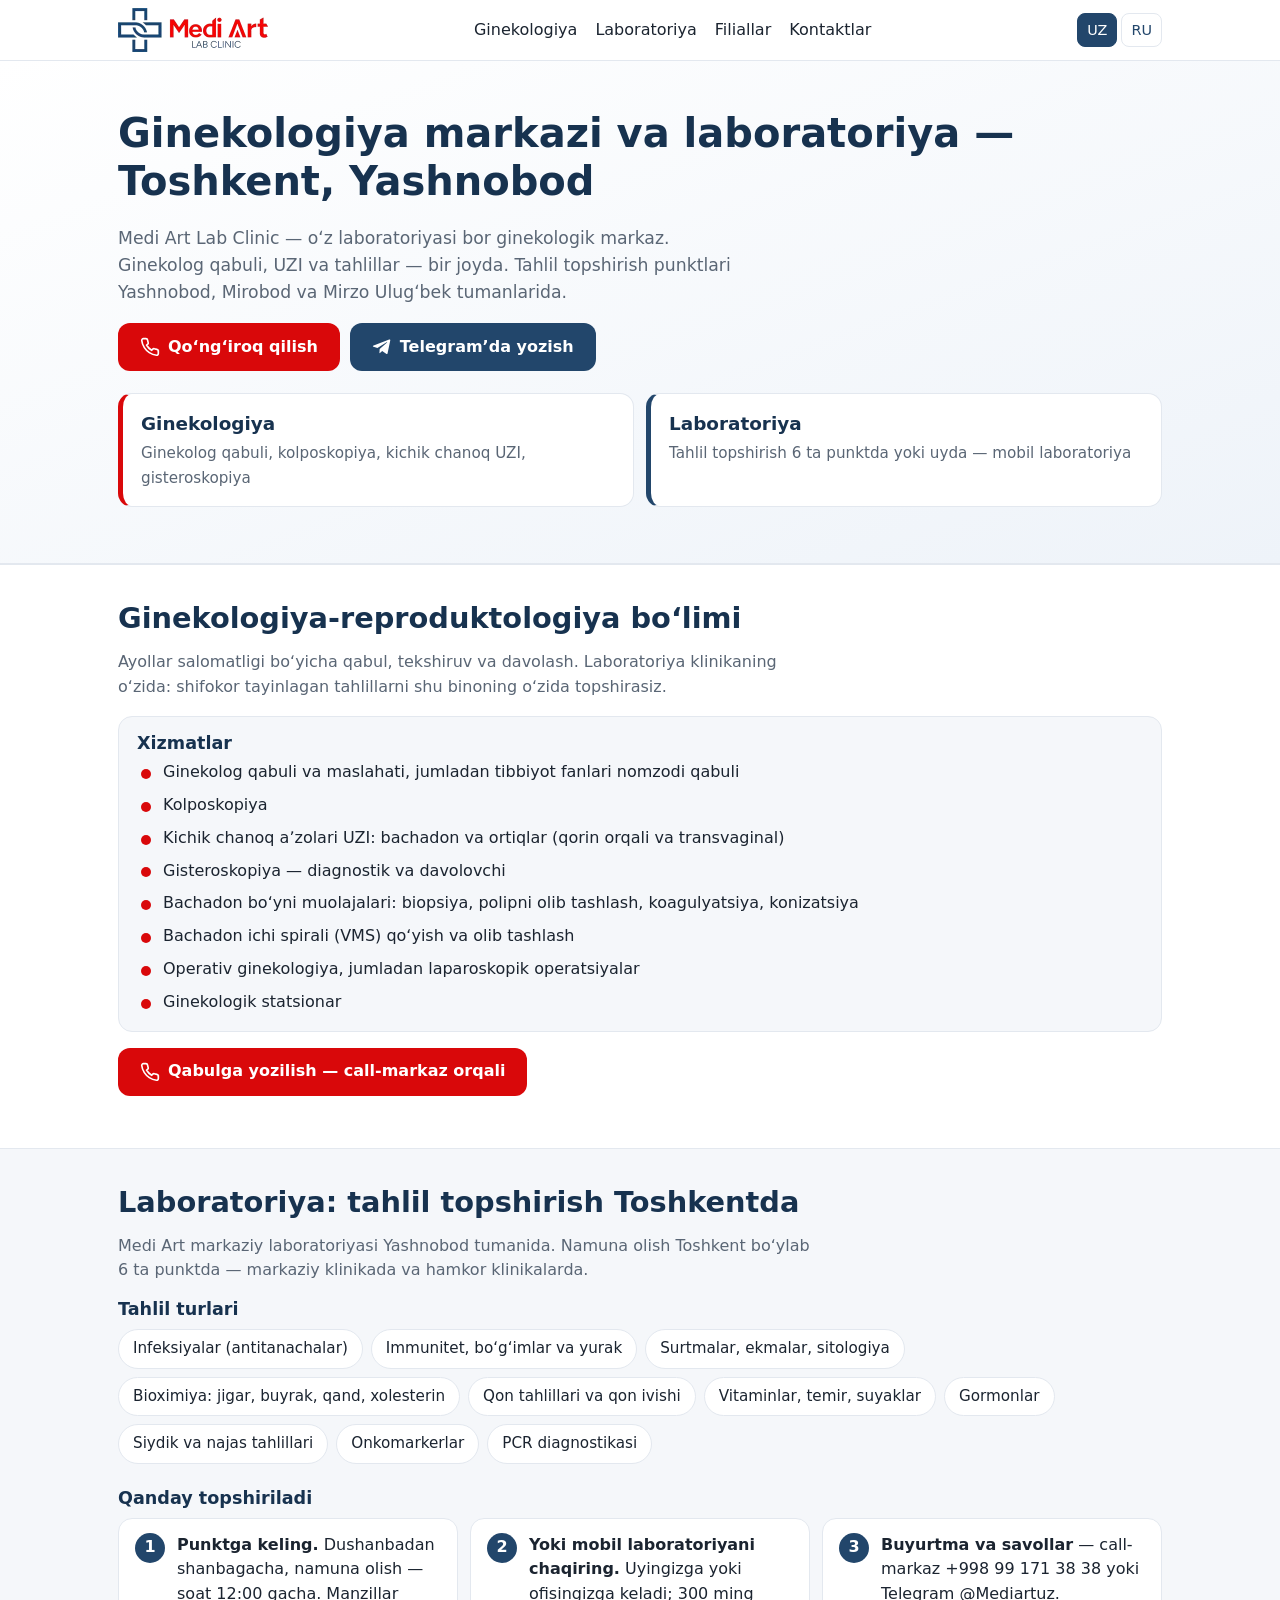
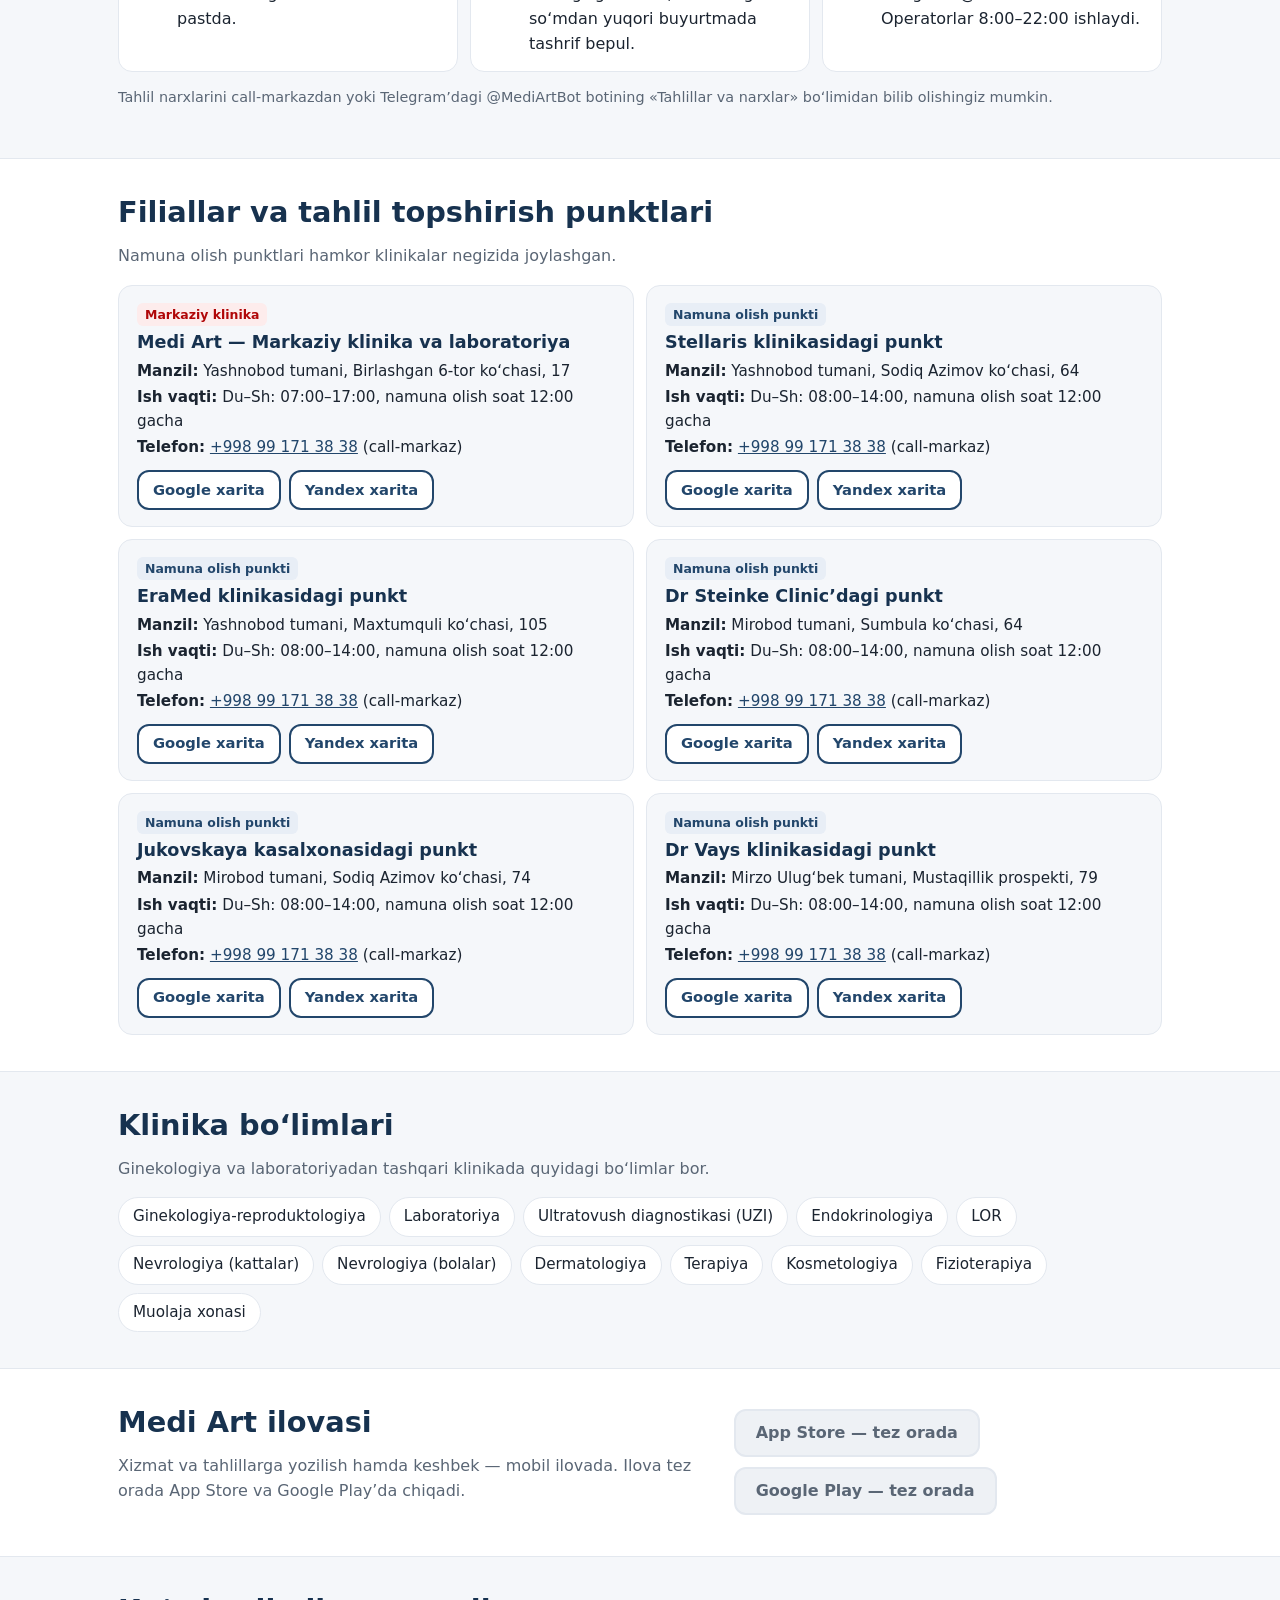
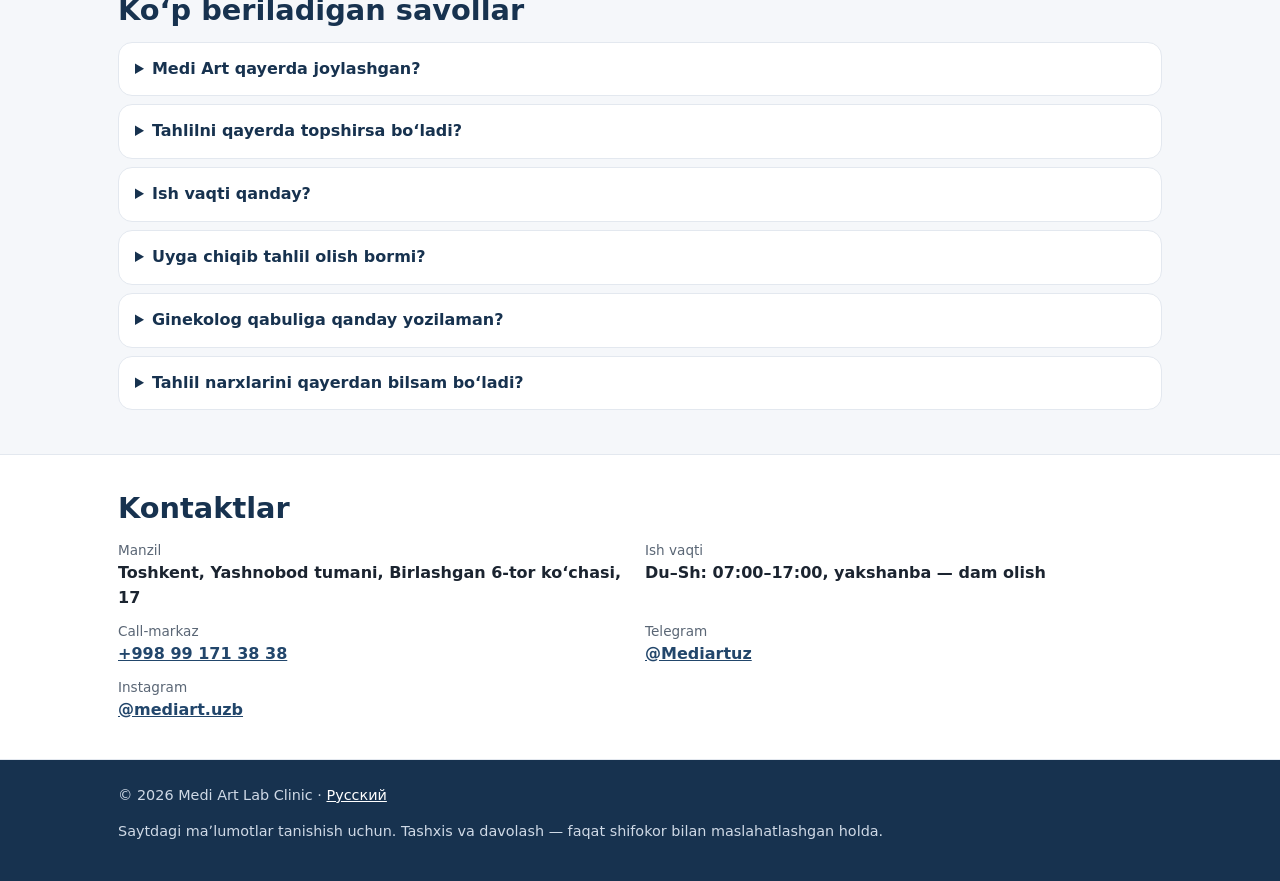
<file: index.html>
<!doctype html>
<html lang="uz">
<head>
<meta charset="utf-8">
<meta name="viewport" content="width=device-width, initial-scale=1">
<meta name="robots" content="noindex, nofollow">
<title>Medi Art — ginekologiya markazi va laboratoriya, Toshkent</title>
<meta name="description" content="Medi Art Lab Clinic — Toshkentdagi ginekologiya markazi va tibbiy laboratoriya. Tahlil topshirish 6 ta punktda: Yashnobod, Mirobod, Mirzo Ulugʻbek. Uyga chiqib tahlil olish.">
<link rel="canonical" href="https://diyor011.github.io/mediart-preview/">
<link rel="alternate" hreflang="uz" href="https://diyor011.github.io/mediart-preview/">
<link rel="alternate" hreflang="ru" href="https://diyor011.github.io/mediart-preview/ru/">
<link rel="alternate" hreflang="x-default" href="https://diyor011.github.io/mediart-preview/">
<meta name="theme-color" content="#22466B">
<meta property="og:type" content="website">
<meta property="og:site_name" content="Medi Art">
<meta property="og:title" content="Medi Art — ginekologiya markazi va laboratoriya, Toshkent">
<meta property="og:description" content="Medi Art Lab Clinic — Toshkentdagi ginekologiya markazi va tibbiy laboratoriya. Tahlil topshirish 6 ta punktda: Yashnobod, Mirobod, Mirzo Ulugʻbek. Uyga chiqib tahlil olish.">
<meta property="og:url" content="https://diyor011.github.io/mediart-preview/">
<meta property="og:image" content="https://diyor011.github.io/mediart-preview/assets/og.png">
<meta property="og:image:width" content="1200">
<meta property="og:image:height" content="630">
<meta property="og:locale" content="uz_UZ">
<meta property="og:locale:alternate" content="ru_RU">
<meta name="twitter:card" content="summary_large_image">
<link rel="icon" href="assets/favicon.ico" sizes="32x32">
<link rel="icon" href="assets/favicon-96.png" type="image/png" sizes="96x96">
<link rel="apple-touch-icon" href="assets/apple-touch-icon.png">
<link rel="stylesheet" href="assets/style.css">
<script type="application/ld+json">
{
 "@context": "https://schema.org",
 "@graph": [
  {
   "@type": "MedicalClinic",
   "@id": "https://diyor011.github.io/mediart-preview/#clinic",
   "name": "Medi Art",
   "alternateName": [
    "Medi Art Lab Clinic",
    "MediArt"
   ],
   "description": "Toshkentdagi ginekologiya markazi va tibbiy laboratoriya (Yashnobod tumani). 6 ta tahlil topshirish punkti, mobil laboratoriya.",
   "url": "https://diyor011.github.io/mediart-preview/",
   "logo": "https://diyor011.github.io/mediart-preview/assets/logo.png",
   "image": "https://diyor011.github.io/mediart-preview/assets/og.png",
   "telephone": "+998991713838",
   "contactPoint": [
    {
     "@type": "ContactPoint",
     "telephone": "+998991713838",
     "contactType": "customer service",
     "availableLanguage": [
      "uz",
      "ru"
     ]
    }
   ],
   "address": {
    "@type": "PostalAddress",
    "streetAddress": "Birlashgan 6-tor koʻchasi, 17",
    "addressLocality": "Toshkent",
    "addressRegion": "Yashnobod tumani",
    "addressCountry": "UZ"
   },
   "areaServed": {
    "@type": "City",
    "name": "Toshkent"
   },
   "openingHoursSpecification": [
    {
     "@type": "OpeningHoursSpecification",
     "dayOfWeek": [
      "Monday",
      "Tuesday",
      "Wednesday",
      "Thursday",
      "Friday",
      "Saturday"
     ],
     "opens": "07:00",
     "closes": "17:00"
    }
   ],
   "medicalSpecialty": [
    "Gynecologic",
    "LaboratoryScience",
    "Endocrine",
    "Otolaryngologic",
    "Neurologic",
    "Dermatology",
    "Physiotherapy",
    "PrimaryCare"
   ],
   "availableService": [
    {
     "@type": "MedicalProcedure",
     "name": "Ginekolog qabuli va maslahati, jumladan tibbiyot fanlari nomzodi qabuli"
    },
    {
     "@type": "MedicalProcedure",
     "name": "Kolposkopiya"
    },
    {
     "@type": "MedicalProcedure",
     "name": "Kichik chanoq aʼzolari UZI: bachadon va ortiqlar (qorin orqali va transvaginal)"
    },
    {
     "@type": "MedicalProcedure",
     "name": "Gisteroskopiya — diagnostik va davolovchi"
    },
    {
     "@type": "MedicalProcedure",
     "name": "Bachadon boʻyni muolajalari: biopsiya, polipni olib tashlash, koagulyatsiya, konizatsiya"
    },
    {
     "@type": "MedicalProcedure",
     "name": "Bachadon ichi spirali (VMS) qoʻyish va olib tashlash"
    },
    {
     "@type": "MedicalProcedure",
     "name": "Operativ ginekologiya, jumladan laparoskopik operatsiyalar"
    }
   ],
   "department": {
    "@type": "DiagnosticLab",
    "name": "Medi Art — Markaziy laboratoriya",
    "address": {
     "@type": "PostalAddress",
     "streetAddress": "Birlashgan 6-tor koʻchasi, 17",
     "addressLocality": "Toshkent",
     "addressCountry": "UZ"
    },
    "availableTest": [
     {
      "@type": "MedicalTest",
      "name": "Infeksiyalar (antitanachalar)"
     },
     {
      "@type": "MedicalTest",
      "name": "Immunitet, boʻgʻimlar va yurak"
     },
     {
      "@type": "MedicalTest",
      "name": "Surtmalar, ekmalar, sitologiya"
     },
     {
      "@type": "MedicalTest",
      "name": "Bioximiya: jigar, buyrak, qand, xolesterin"
     },
     {
      "@type": "MedicalTest",
      "name": "Qon tahlillari va qon ivishi"
     },
     {
      "@type": "MedicalTest",
      "name": "Vitaminlar, temir, suyaklar"
     },
     {
      "@type": "MedicalTest",
      "name": "Gormonlar"
     },
     {
      "@type": "MedicalTest",
      "name": "Siydik va najas tahlillari"
     },
     {
      "@type": "MedicalTest",
      "name": "Onkomarkerlar"
     },
     {
      "@type": "MedicalTest",
      "name": "PCR diagnostikasi"
     }
    ]
   },
   "sameAs": [
    "https://www.instagram.com/mediart.uzb/",
    "https://t.me/Mediartuz"
   ]
  },
  {
   "@type": "ItemList",
   "name": "Medi Art tahlil topshirish punktlari",
   "itemListElement": [
    {
     "@type": "ListItem",
     "position": 1,
     "item": {
      "@type": "Place",
      "name": "Medi Art — Markaziy klinika va laboratoriya",
      "telephone": "+998991713838",
      "address": {
       "@type": "PostalAddress",
       "streetAddress": "Yashnobod tumani, Birlashgan 6-tor koʻchasi, 17",
       "addressLocality": "Toshkent",
       "addressCountry": "UZ"
      },
      "openingHoursSpecification": [
       {
        "@type": "OpeningHoursSpecification",
        "dayOfWeek": [
         "Monday",
         "Tuesday",
         "Wednesday",
         "Thursday",
         "Friday",
         "Saturday"
        ],
        "opens": "07:00",
        "closes": "17:00"
       }
      ]
     }
    },
    {
     "@type": "ListItem",
     "position": 2,
     "item": {
      "@type": "Place",
      "name": "Stellaris klinikasidagi punkt",
      "telephone": "+998991713838",
      "address": {
       "@type": "PostalAddress",
       "streetAddress": "Yashnobod tumani, Sodiq Azimov koʻchasi, 64",
       "addressLocality": "Toshkent",
       "addressCountry": "UZ"
      },
      "openingHoursSpecification": [
       {
        "@type": "OpeningHoursSpecification",
        "dayOfWeek": [
         "Monday",
         "Tuesday",
         "Wednesday",
         "Thursday",
         "Friday",
         "Saturday"
        ],
        "opens": "08:00",
        "closes": "14:00"
       }
      ]
     }
    },
    {
     "@type": "ListItem",
     "position": 3,
     "item": {
      "@type": "Place",
      "name": "EraMed klinikasidagi punkt",
      "telephone": "+998991713838",
      "address": {
       "@type": "PostalAddress",
       "streetAddress": "Yashnobod tumani, Maxtumquli koʻchasi, 105",
       "addressLocality": "Toshkent",
       "addressCountry": "UZ"
      },
      "openingHoursSpecification": [
       {
        "@type": "OpeningHoursSpecification",
        "dayOfWeek": [
         "Monday",
         "Tuesday",
         "Wednesday",
         "Thursday",
         "Friday",
         "Saturday"
        ],
        "opens": "08:00",
        "closes": "14:00"
       }
      ]
     }
    },
    {
     "@type": "ListItem",
     "position": 4,
     "item": {
      "@type": "Place",
      "name": "Dr Steinke Clinic’dagi punkt",
      "telephone": "+998991713838",
      "address": {
       "@type": "PostalAddress",
       "streetAddress": "Mirobod tumani, Sumbula koʻchasi, 64",
       "addressLocality": "Toshkent",
       "addressCountry": "UZ"
      },
      "openingHoursSpecification": [
       {
        "@type": "OpeningHoursSpecification",
        "dayOfWeek": [
         "Monday",
         "Tuesday",
         "Wednesday",
         "Thursday",
         "Friday",
         "Saturday"
        ],
        "opens": "08:00",
        "closes": "14:00"
       }
      ]
     }
    },
    {
     "@type": "ListItem",
     "position": 5,
     "item": {
      "@type": "Place",
      "name": "Jukovskaya kasalxonasidagi punkt",
      "telephone": "+998991713838",
      "address": {
       "@type": "PostalAddress",
       "streetAddress": "Mirobod tumani, Sodiq Azimov koʻchasi, 74",
       "addressLocality": "Toshkent",
       "addressCountry": "UZ"
      },
      "openingHoursSpecification": [
       {
        "@type": "OpeningHoursSpecification",
        "dayOfWeek": [
         "Monday",
         "Tuesday",
         "Wednesday",
         "Thursday",
         "Friday",
         "Saturday"
        ],
        "opens": "08:00",
        "closes": "14:00"
       }
      ]
     }
    },
    {
     "@type": "ListItem",
     "position": 6,
     "item": {
      "@type": "Place",
      "name": "Dr Vays klinikasidagi punkt",
      "telephone": "+998991713838",
      "address": {
       "@type": "PostalAddress",
       "streetAddress": "Mirzo Ulugʻbek tumani, Mustaqillik prospekti, 79",
       "addressLocality": "Toshkent",
       "addressCountry": "UZ"
      },
      "openingHoursSpecification": [
       {
        "@type": "OpeningHoursSpecification",
        "dayOfWeek": [
         "Monday",
         "Tuesday",
         "Wednesday",
         "Thursday",
         "Friday",
         "Saturday"
        ],
        "opens": "08:00",
        "closes": "14:00"
       }
      ]
     }
    }
   ]
  },
  {
   "@type": "WebSite",
   "@id": "https://diyor011.github.io/mediart-preview/#website",
   "url": "https://diyor011.github.io/mediart-preview/",
   "name": "Medi Art",
   "inLanguage": [
    "uz",
    "ru"
   ],
   "publisher": {
    "@id": "https://diyor011.github.io/mediart-preview/#clinic"
   }
  },
  {
   "@type": "WebPage",
   "url": "https://diyor011.github.io/mediart-preview/",
   "name": "Medi Art — ginekologiya markazi va laboratoriya, Toshkent",
   "inLanguage": "uz",
   "isPartOf": {
    "@id": "https://diyor011.github.io/mediart-preview/#website"
   },
   "about": {
    "@id": "https://diyor011.github.io/mediart-preview/#clinic"
   },
   "dateModified": "2026-11-19"
  },
  {
   "@type": "FAQPage",
   "mainEntity": [
    {
     "@type": "Question",
     "name": "Medi Art qayerda joylashgan?",
     "acceptedAnswer": {
      "@type": "Answer",
      "text": "Toshkent, Yashnobod tumani, Birlashgan 6-tor koʻchasi, 17. Markaziy klinika va laboratoriya shu manzilda."
     }
    },
    {
     "@type": "Question",
     "name": "Tahlilni qayerda topshirsa boʻladi?",
     "acceptedAnswer": {
      "@type": "Answer",
      "text": "6 ta punktda: Yashnobod tumanida 3 ta, Mirobod tumanida 2 ta, Mirzo Ulugʻbek tumanida 1 ta. Namuna olish dushanbadan shanbagacha, soat 12:00 gacha."
     }
    },
    {
     "@type": "Question",
     "name": "Ish vaqti qanday?",
     "acceptedAnswer": {
      "@type": "Answer",
      "text": "Markaziy laboratoriya: Du–Sh 07:00–17:00. Hamkor klinikalardagi punktlar: Du–Sh 08:00–14:00. Namuna olish hamma joyda soat 12:00 gacha. Yakshanba — dam olish kuni."
     }
    },
    {
     "@type": "Question",
     "name": "Uyga chiqib tahlil olish bormi?",
     "acceptedAnswer": {
      "@type": "Answer",
      "text": "Ha, mobil laboratoriya uyga yoki ofisga keladi. 300 ming soʻmdan yuqori buyurtmada tashrif bepul. Buyurtma: call-markaz +998 99 171 38 38 yoki Telegram @Mediartuz, 8:00–22:00."
     }
    },
    {
     "@type": "Question",
     "name": "Ginekolog qabuliga qanday yozilaman?",
     "acceptedAnswer": {
      "@type": "Answer",
      "text": "Call-markazga qoʻngʻiroq qiling: +998 99 171 38 38 yoki Telegram’da yozing: @Mediartuz."
     }
    },
    {
     "@type": "Question",
     "name": "Tahlil narxlarini qayerdan bilsam boʻladi?",
     "acceptedAnswer": {
      "@type": "Answer",
      "text": "Call-markazdan yoki Telegram’dagi @MediArtBot botining «Tahlillar va narxlar» boʻlimidan."
     }
    }
   ]
  }
 ]
}
</script>
</head>
<body>
<a class="skip" href="#main">Asosiy qismga oʻtish</a>
<header class="top"><div class="wrap">
<a class="logo" href="./" aria-label="Medi Art"><img src="assets/logo.png" alt="Medi Art Lab Clinic" width="150" height="44"></a>
<nav class="nav" aria-label="menu"><a href="#ginekologiya">Ginekologiya</a><a href="#laboratoriya">Laboratoriya</a><a href="#filiallar">Filiallar</a><a href="#kontaktlar">Kontaktlar</a></nav>
<div class="lang"><span>UZ</span><a href="ru/" hreflang="ru" lang="ru" title="Русский">RU</a></div>
</div></header>

<main id="main">
<section class="hero"><div class="wrap">
<h1>Ginekologiya markazi va laboratoriya — Toshkent, Yashnobod</h1>
<p class="lead">Medi Art Lab Clinic — oʻz laboratoriyasi bor ginekologik markaz. Ginekolog qabuli, UZI va tahlillar — bir joyda. Tahlil topshirish punktlari Yashnobod, Mirobod va Mirzo Ulugʻbek tumanlarida.</p>
<div class="cta">
<a class="btn btn-red" href="tel:+998991713838"><svg viewBox="0 0 24 24" fill="none" stroke="currentColor" stroke-width="2" aria-hidden="true"><path d="M22 16.9v3a2 2 0 0 1-2.2 2 19.8 19.8 0 0 1-8.6-3.1 19.5 19.5 0 0 1-6-6A19.8 19.8 0 0 1 2.1 4.2 2 2 0 0 1 4.1 2h3a2 2 0 0 1 2 1.7c.1 1 .4 1.9.7 2.8a2 2 0 0 1-.5 2.1L8 9.9a16 16 0 0 0 6 6l1.3-1.3a2 2 0 0 1 2.1-.4c.9.3 1.8.6 2.8.7a2 2 0 0 1 1.7 2z"/></svg>Qoʻngʻiroq qilish</a>
<a class="btn btn-navy" href="https://t.me/Mediartuz" target="_blank" rel="noopener"><svg viewBox="0 0 24 24" fill="currentColor" aria-hidden="true"><path d="M21.9 4.3 18.7 19.4c-.2 1-.9 1.3-1.7.8l-4.8-3.5-2.3 2.2c-.3.3-.5.5-1 .5l.3-4.9 8.9-8c.4-.3-.1-.5-.6-.2l-11 6.9-4.7-1.5c-1-.3-1-1 .2-1.5L20.6 3c.9-.3 1.6.2 1.3 1.3z"/></svg>Telegram’da yozish</a>
</div>
<div class="duo">
<a href="#ginekologiya"><strong>Ginekologiya</strong><span>Ginekolog qabuli, kolposkopiya, kichik chanoq UZI, gisteroskopiya</span></a>
<a class="lab" href="#laboratoriya"><strong>Laboratoriya</strong><span>Tahlil topshirish 6 ta punktda yoki uyda — mobil laboratoriya</span></a>
</div>
</div></section>

<section id="ginekologiya" class="alt"><div class="wrap">
<h2>Ginekologiya-reproduktologiya boʻlimi</h2>
<p class="sub">Ayollar salomatligi boʻyicha qabul, tekshiruv va davolash. Laboratoriya klinikaning oʻzida: shifokor tayinlagan tahlillarni shu binoning oʻzida topshirasiz.</p>
<div class="card"><h3>Xizmatlar</h3><ul class="list"><li>Ginekolog qabuli va maslahati, jumladan tibbiyot fanlari nomzodi qabuli</li><li>Kolposkopiya</li><li>Kichik chanoq aʼzolari UZI: bachadon va ortiqlar (qorin orqali va transvaginal)</li><li>Gisteroskopiya — diagnostik va davolovchi</li><li>Bachadon boʻyni muolajalari: biopsiya, polipni olib tashlash, koagulyatsiya, konizatsiya</li><li>Bachadon ichi spirali (VMS) qoʻyish va olib tashlash</li><li>Operativ ginekologiya, jumladan laparoskopik operatsiyalar</li><li>Ginekologik statsionar</li></ul></div>
<p style="margin-top:16px"><a class="btn btn-red" href="tel:+998991713838"><svg viewBox="0 0 24 24" fill="none" stroke="currentColor" stroke-width="2" aria-hidden="true"><path d="M22 16.9v3a2 2 0 0 1-2.2 2 19.8 19.8 0 0 1-8.6-3.1 19.5 19.5 0 0 1-6-6A19.8 19.8 0 0 1 2.1 4.2 2 2 0 0 1 4.1 2h3a2 2 0 0 1 2 1.7c.1 1 .4 1.9.7 2.8a2 2 0 0 1-.5 2.1L8 9.9a16 16 0 0 0 6 6l1.3-1.3a2 2 0 0 1 2.1-.4c.9.3 1.8.6 2.8.7a2 2 0 0 1 1.7 2z"/></svg>Qabulga yozilish — call-markaz orqali</a></p>
</div></section>

<section id="laboratoriya"><div class="wrap">
<h2>Laboratoriya: tahlil topshirish Toshkentda</h2>
<p class="sub">Medi Art markaziy laboratoriyasi Yashnobod tumanida. Namuna olish Toshkent boʻylab 6 ta punktda — markaziy klinikada va hamkor klinikalarda.</p>
<h3>Tahlil turlari</h3>
<ul class="chips"><li>Infeksiyalar (antitanachalar)</li><li>Immunitet, boʻgʻimlar va yurak</li><li>Surtmalar, ekmalar, sitologiya</li><li>Bioximiya: jigar, buyrak, qand, xolesterin</li><li>Qon tahlillari va qon ivishi</li><li>Vitaminlar, temir, suyaklar</li><li>Gormonlar</li><li>Siydik va najas tahlillari</li><li>Onkomarkerlar</li><li>PCR diagnostikasi</li></ul>
<h3 style="margin-top:24px">Qanday topshiriladi</h3>
<ol class="steps"><li><strong>Punktga keling.</strong> Dushanbadan shanbagacha, namuna olish — soat 12:00 gacha. Manzillar pastda.</li><li><strong>Yoki mobil laboratoriyani chaqiring.</strong> Uyingizga yoki ofisingizga keladi; 300 ming soʻmdan yuqori buyurtmada tashrif bepul.</li><li><strong>Buyurtma va savollar</strong> — call-markaz +998 99 171 38 38 yoki Telegram @Mediartuz. Operatorlar 8:00–22:00 ishlaydi.</li></ol>
<p class="note" style="margin-top:14px">Tahlil narxlarini call-markazdan yoki Telegram’dagi @MediArtBot botining «Tahlillar va narxlar» boʻlimidan bilib olishingiz mumkin.</p>
</div></section>

<section id="filiallar" class="alt"><div class="wrap">
<h2>Filiallar va tahlil topshirish punktlari</h2>
<p class="sub">Namuna olish punktlari hamkor klinikalar negizida joylashgan.</p>
<div class="grid c2"><article class="card branch" id="punkt-mediart"><span class="tag">Markaziy klinika</span><h3>Medi Art — Markaziy klinika va laboratoriya</h3><div class="meta"><div><strong>Manzil:</strong> Yashnobod tumani, Birlashgan 6-tor koʻchasi, 17</div><div><strong>Ish vaqti:</strong> Du–Sh: 07:00–17:00, namuna olish soat 12:00 gacha</div><div><strong>Telefon:</strong> <a href="tel:+998991713838">+998 99 171 38 38</a> (call-markaz)</div></div><div class="links"><a class="btn btn-line" href="https://www.google.com/maps/search/?api=1&query=%D0%A2%D0%B0%D1%88%D0%BA%D0%B5%D0%BD%D1%82%2C%20%D0%AF%D1%88%D0%BD%D0%B0%D0%B1%D0%B0%D0%B4%D1%81%D0%BA%D0%B8%D0%B9%20%D1%80%D0%B0%D0%B9%D0%BE%D0%BD%2C%20%D0%91%D0%B8%D1%80%D0%BB%D0%B0%D1%88%D0%B3%D0%B0%D0%BD%206-%D1%82%D0%BE%D1%80%2C%2017" target="_blank" rel="noopener">Google xarita</a><a class="btn btn-line" href="https://yandex.uz/maps/?text=%D0%A2%D0%B0%D1%88%D0%BA%D0%B5%D0%BD%D1%82%2C%20%D0%AF%D1%88%D0%BD%D0%B0%D0%B1%D0%B0%D0%B4%D1%81%D0%BA%D0%B8%D0%B9%20%D1%80%D0%B0%D0%B9%D0%BE%D0%BD%2C%20%D0%91%D0%B8%D1%80%D0%BB%D0%B0%D1%88%D0%B3%D0%B0%D0%BD%206-%D1%82%D0%BE%D1%80%2C%2017" target="_blank" rel="noopener">Yandex xarita</a></div></article><article class="card branch" id="punkt-stellaris"><span class="tag n">Namuna olish punkti</span><h3>Stellaris klinikasidagi punkt</h3><div class="meta"><div><strong>Manzil:</strong> Yashnobod tumani, Sodiq Azimov koʻchasi, 64</div><div><strong>Ish vaqti:</strong> Du–Sh: 08:00–14:00, namuna olish soat 12:00 gacha</div><div><strong>Telefon:</strong> <a href="tel:+998991713838">+998 99 171 38 38</a> (call-markaz)</div></div><div class="links"><a class="btn btn-line" href="https://www.google.com/maps/search/?api=1&query=%D0%A2%D0%B0%D1%88%D0%BA%D0%B5%D0%BD%D1%82%2C%20%D0%A1%D0%BE%D0%B4%D0%B8%D0%BA%D0%B0%20%D0%90%D0%B7%D0%B8%D0%BC%D0%BE%D0%B2%D0%B0%2C%2064" target="_blank" rel="noopener">Google xarita</a><a class="btn btn-line" href="https://yandex.uz/maps/?text=%D0%A2%D0%B0%D1%88%D0%BA%D0%B5%D0%BD%D1%82%2C%20%D0%A1%D0%BE%D0%B4%D0%B8%D0%BA%D0%B0%20%D0%90%D0%B7%D0%B8%D0%BC%D0%BE%D0%B2%D0%B0%2C%2064" target="_blank" rel="noopener">Yandex xarita</a></div></article><article class="card branch" id="punkt-eramed"><span class="tag n">Namuna olish punkti</span><h3>EraMed klinikasidagi punkt</h3><div class="meta"><div><strong>Manzil:</strong> Yashnobod tumani, Maxtumquli koʻchasi, 105</div><div><strong>Ish vaqti:</strong> Du–Sh: 08:00–14:00, namuna olish soat 12:00 gacha</div><div><strong>Telefon:</strong> <a href="tel:+998991713838">+998 99 171 38 38</a> (call-markaz)</div></div><div class="links"><a class="btn btn-line" href="https://www.google.com/maps/search/?api=1&query=%D0%A2%D0%B0%D1%88%D0%BA%D0%B5%D0%BD%D1%82%2C%20%D0%9C%D0%B0%D1%85%D1%82%D1%83%D0%BC%D0%BA%D1%83%D0%BB%D0%B8%2C%20105" target="_blank" rel="noopener">Google xarita</a><a class="btn btn-line" href="https://yandex.uz/maps/?text=%D0%A2%D0%B0%D1%88%D0%BA%D0%B5%D0%BD%D1%82%2C%20%D0%9C%D0%B0%D1%85%D1%82%D1%83%D0%BC%D0%BA%D1%83%D0%BB%D0%B8%2C%20105" target="_blank" rel="noopener">Yandex xarita</a></div></article><article class="card branch" id="punkt-steinke"><span class="tag n">Namuna olish punkti</span><h3>Dr Steinke Clinic’dagi punkt</h3><div class="meta"><div><strong>Manzil:</strong> Mirobod tumani, Sumbula koʻchasi, 64</div><div><strong>Ish vaqti:</strong> Du–Sh: 08:00–14:00, namuna olish soat 12:00 gacha</div><div><strong>Telefon:</strong> <a href="tel:+998991713838">+998 99 171 38 38</a> (call-markaz)</div></div><div class="links"><a class="btn btn-line" href="https://www.google.com/maps/search/?api=1&query=%D0%A2%D0%B0%D1%88%D0%BA%D0%B5%D0%BD%D1%82%2C%20%D0%9C%D0%B8%D1%80%D0%B0%D0%B1%D0%B0%D0%B4%D1%81%D0%BA%D0%B8%D0%B9%20%D1%80%D0%B0%D0%B9%D0%BE%D0%BD%2C%20%D0%A1%D1%83%D0%BC%D0%B1%D1%83%D0%BB%D0%B0%2C%2064" target="_blank" rel="noopener">Google xarita</a><a class="btn btn-line" href="https://yandex.uz/maps/?text=%D0%A2%D0%B0%D1%88%D0%BA%D0%B5%D0%BD%D1%82%2C%20%D0%9C%D0%B8%D1%80%D0%B0%D0%B1%D0%B0%D0%B4%D1%81%D0%BA%D0%B8%D0%B9%20%D1%80%D0%B0%D0%B9%D0%BE%D0%BD%2C%20%D0%A1%D1%83%D0%BC%D0%B1%D1%83%D0%BB%D0%B0%2C%2064" target="_blank" rel="noopener">Yandex xarita</a></div></article><article class="card branch" id="punkt-zhukovskaya"><span class="tag n">Namuna olish punkti</span><h3>Jukovskaya kasalxonasidagi punkt</h3><div class="meta"><div><strong>Manzil:</strong> Mirobod tumani, Sodiq Azimov koʻchasi, 74</div><div><strong>Ish vaqti:</strong> Du–Sh: 08:00–14:00, namuna olish soat 12:00 gacha</div><div><strong>Telefon:</strong> <a href="tel:+998991713838">+998 99 171 38 38</a> (call-markaz)</div></div><div class="links"><a class="btn btn-line" href="https://www.google.com/maps/search/?api=1&query=%D0%A2%D0%B0%D1%88%D0%BA%D0%B5%D0%BD%D1%82%2C%20%D0%A1%D0%BE%D0%B4%D0%B8%D0%BA%D0%B0%20%D0%90%D0%B7%D0%B8%D0%BC%D0%BE%D0%B2%D0%B0%2C%2074" target="_blank" rel="noopener">Google xarita</a><a class="btn btn-line" href="https://yandex.uz/maps/?text=%D0%A2%D0%B0%D1%88%D0%BA%D0%B5%D0%BD%D1%82%2C%20%D0%A1%D0%BE%D0%B4%D0%B8%D0%BA%D0%B0%20%D0%90%D0%B7%D0%B8%D0%BC%D0%BE%D0%B2%D0%B0%2C%2074" target="_blank" rel="noopener">Yandex xarita</a></div></article><article class="card branch" id="punkt-drvays"><span class="tag n">Namuna olish punkti</span><h3>Dr Vays klinikasidagi punkt</h3><div class="meta"><div><strong>Manzil:</strong> Mirzo Ulugʻbek tumani, Mustaqillik prospekti, 79</div><div><strong>Ish vaqti:</strong> Du–Sh: 08:00–14:00, namuna olish soat 12:00 gacha</div><div><strong>Telefon:</strong> <a href="tel:+998991713838">+998 99 171 38 38</a> (call-markaz)</div></div><div class="links"><a class="btn btn-line" href="https://www.google.com/maps/search/?api=1&query=%D0%A2%D0%B0%D1%88%D0%BA%D0%B5%D0%BD%D1%82%2C%20%D0%BF%D1%80%D0%BE%D1%81%D0%BF%D0%B5%D0%BA%D1%82%20%D0%9C%D1%83%D1%81%D1%82%D0%B0%D0%BA%D0%B8%D0%BB%D0%BB%D0%B8%D0%BA%2C%2079" target="_blank" rel="noopener">Google xarita</a><a class="btn btn-line" href="https://yandex.uz/maps/?text=%D0%A2%D0%B0%D1%88%D0%BA%D0%B5%D0%BD%D1%82%2C%20%D0%BF%D1%80%D0%BE%D1%81%D0%BF%D0%B5%D0%BA%D1%82%20%D0%9C%D1%83%D1%81%D1%82%D0%B0%D0%BA%D0%B8%D0%BB%D0%BB%D0%B8%D0%BA%2C%2079" target="_blank" rel="noopener">Yandex xarita</a></div></article></div>
</div></section>

<section id="bolimlar"><div class="wrap">
<h2>Klinika boʻlimlari</h2>
<p class="sub">Ginekologiya va laboratoriyadan tashqari klinikada quyidagi boʻlimlar bor.</p>
<ul class="chips"><li>Ginekologiya-reproduktologiya</li><li>Laboratoriya</li><li>Ultratovush diagnostikasi (UZI)</li><li>Endokrinologiya</li><li>LOR</li><li>Nevrologiya (kattalar)</li><li>Nevrologiya (bolalar)</li><li>Dermatologiya</li><li>Terapiya</li><li>Kosmetologiya</li><li>Fizioterapiya</li><li>Muolaja xonasi</li></ul>
</div></section>

<section id="ilova" class="alt"><div class="wrap app">
<div><h2>Medi Art ilovasi</h2><p class="sub">Xizmat va tahlillarga yozilish hamda keshbek — mobil ilovada. Ilova tez orada App Store va Google Play’da chiqadi.</p></div>
<div class="btns">
<span class="btn btn-off" aria-disabled="true">App Store — tez orada</span>
<span class="btn btn-off" aria-disabled="true">Google Play — tez orada</span>
</div>
</div></section>

<section id="savollar"><div class="wrap">
<h2>Koʻp beriladigan savollar</h2>
<details><summary>Medi Art qayerda joylashgan?</summary><p>Toshkent, Yashnobod tumani, Birlashgan 6-tor koʻchasi, 17. Markaziy klinika va laboratoriya shu manzilda.</p></details><details><summary>Tahlilni qayerda topshirsa boʻladi?</summary><p>6 ta punktda: Yashnobod tumanida 3 ta, Mirobod tumanida 2 ta, Mirzo Ulugʻbek tumanida 1 ta. Namuna olish dushanbadan shanbagacha, soat 12:00 gacha.</p></details><details><summary>Ish vaqti qanday?</summary><p>Markaziy laboratoriya: Du–Sh 07:00–17:00. Hamkor klinikalardagi punktlar: Du–Sh 08:00–14:00. Namuna olish hamma joyda soat 12:00 gacha. Yakshanba — dam olish kuni.</p></details><details><summary>Uyga chiqib tahlil olish bormi?</summary><p>Ha, mobil laboratoriya uyga yoki ofisga keladi. 300 ming soʻmdan yuqori buyurtmada tashrif bepul. Buyurtma: call-markaz +998 99 171 38 38 yoki Telegram @Mediartuz, 8:00–22:00.</p></details><details><summary>Ginekolog qabuliga qanday yozilaman?</summary><p>Call-markazga qoʻngʻiroq qiling: +998 99 171 38 38 yoki Telegram’da yozing: @Mediartuz.</p></details><details><summary>Tahlil narxlarini qayerdan bilsam boʻladi?</summary><p>Call-markazdan yoki Telegram’dagi @MediArtBot botining «Tahlillar va narxlar» boʻlimidan.</p></details>
</div></section>

<section id="kontaktlar" class="alt contacts"><div class="wrap">
<h2>Kontaktlar</h2>
<dl><div><dt>Manzil</dt><dd>Toshkent, Yashnobod tumani, Birlashgan 6-tor koʻchasi, 17</dd></div><div><dt>Ish vaqti</dt><dd>Du–Sh: 07:00–17:00, yakshanba — dam olish</dd></div>
<div><dt>Call-markaz</dt><dd><a href="tel:+998991713838">+998 99 171 38 38</a></dd></div>
<div><dt>Telegram</dt><dd><a href="https://t.me/Mediartuz" target="_blank" rel="noopener">@Mediartuz</a></dd></div>
<div><dt>Instagram</dt><dd><a href="https://www.instagram.com/mediart.uzb/" target="_blank" rel="noopener">@mediart.uzb</a></dd></div>
</dl>
</div></section>
</main>

<footer><div class="wrap">
<p>© 2026 Medi Art Lab Clinic · <a href="ru/" hreflang="ru">Русский</a></p>
<p>Saytdagi maʼlumotlar tanishish uchun. Tashxis va davolash — faqat shifokor bilan maslahatlashgan holda.</p>
</div></footer>

<div class="bar">
<a class="btn btn-red" href="tel:+998991713838"><svg viewBox="0 0 24 24" fill="none" stroke="currentColor" stroke-width="2" aria-hidden="true"><path d="M22 16.9v3a2 2 0 0 1-2.2 2 19.8 19.8 0 0 1-8.6-3.1 19.5 19.5 0 0 1-6-6A19.8 19.8 0 0 1 2.1 4.2 2 2 0 0 1 4.1 2h3a2 2 0 0 1 2 1.7c.1 1 .4 1.9.7 2.8a2 2 0 0 1-.5 2.1L8 9.9a16 16 0 0 0 6 6l1.3-1.3a2 2 0 0 1 2.1-.4c.9.3 1.8.6 2.8.7a2 2 0 0 1 1.7 2z"/></svg>Qoʻngʻiroq qilish</a>
<a class="btn btn-navy" href="https://t.me/Mediartuz" target="_blank" rel="noopener"><svg viewBox="0 0 24 24" fill="currentColor" aria-hidden="true"><path d="M21.9 4.3 18.7 19.4c-.2 1-.9 1.3-1.7.8l-4.8-3.5-2.3 2.2c-.3.3-.5.5-1 .5l.3-4.9 8.9-8c.4-.3-.1-.5-.6-.2l-11 6.9-4.7-1.5c-1-.3-1-1 .2-1.5L20.6 3c.9-.3 1.6.2 1.3 1.3z"/></svg>Telegram</a>
</div>
</body>
</html>
</file>
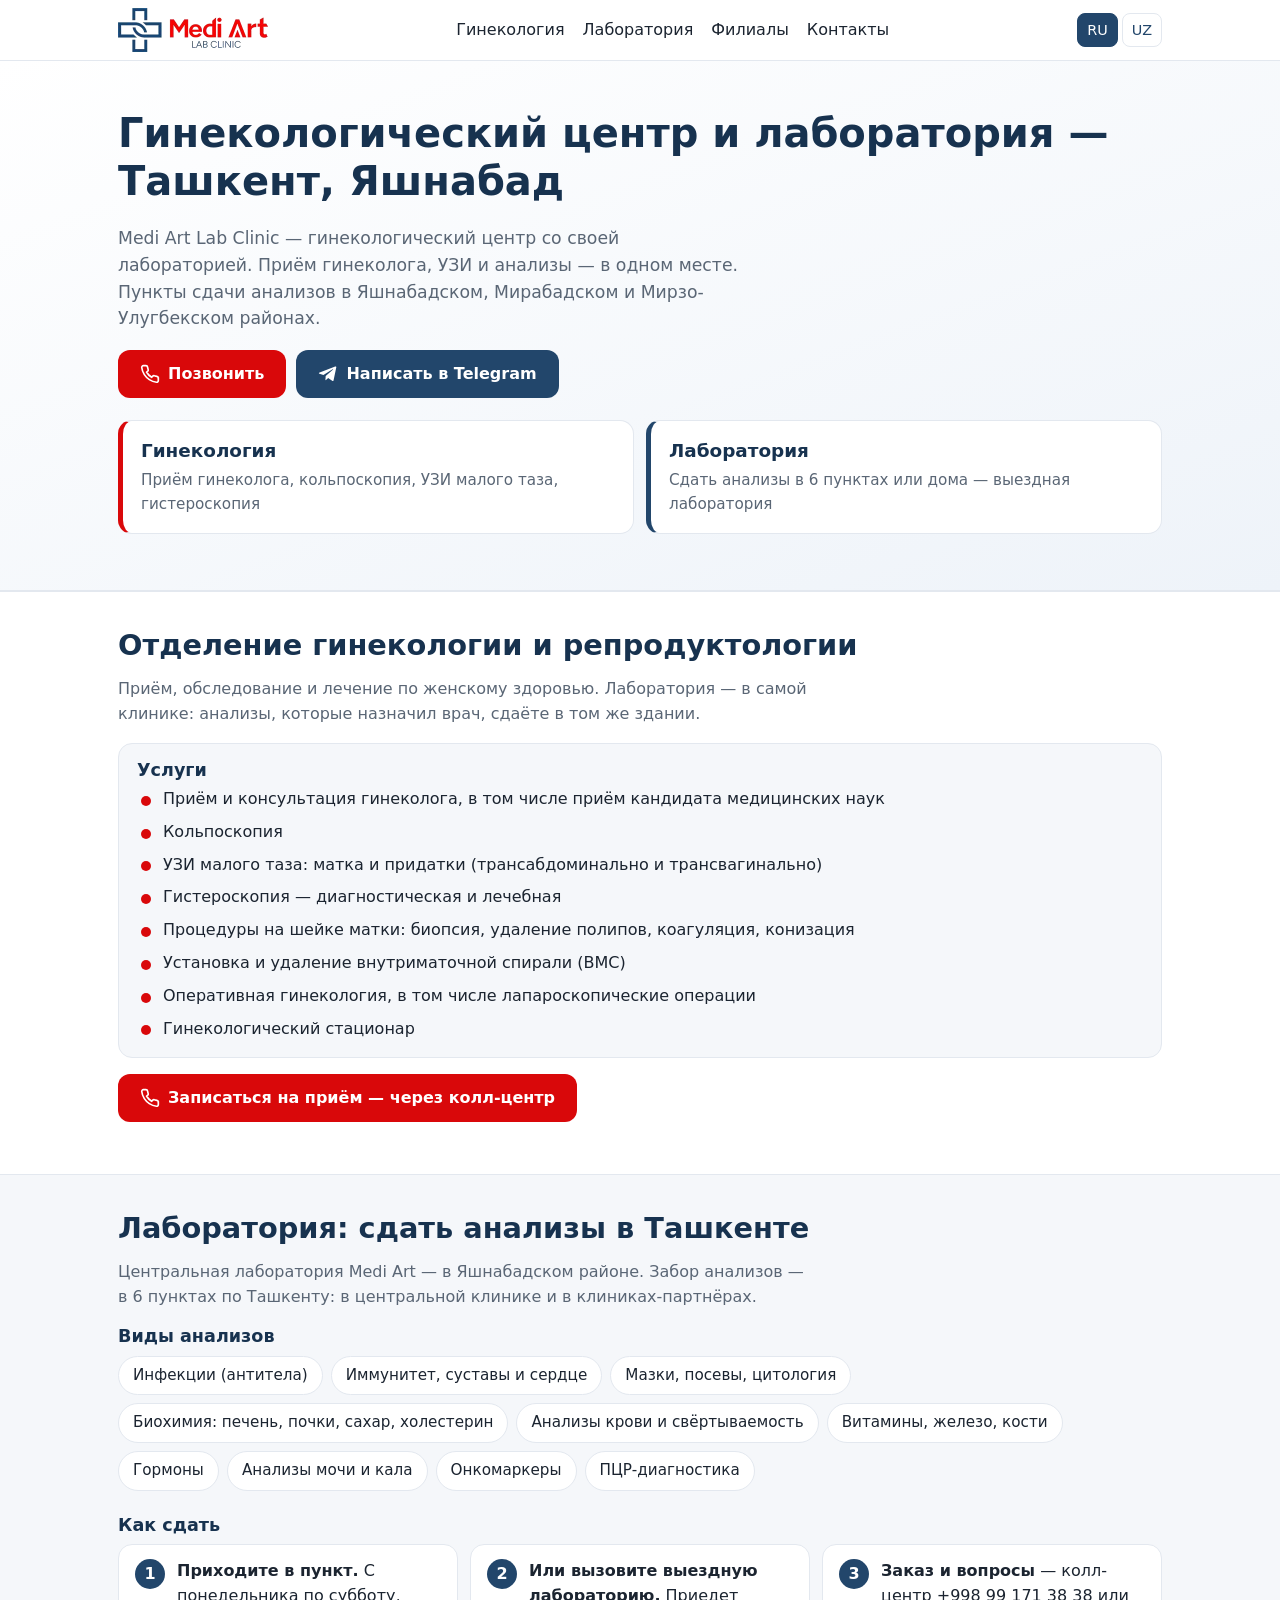
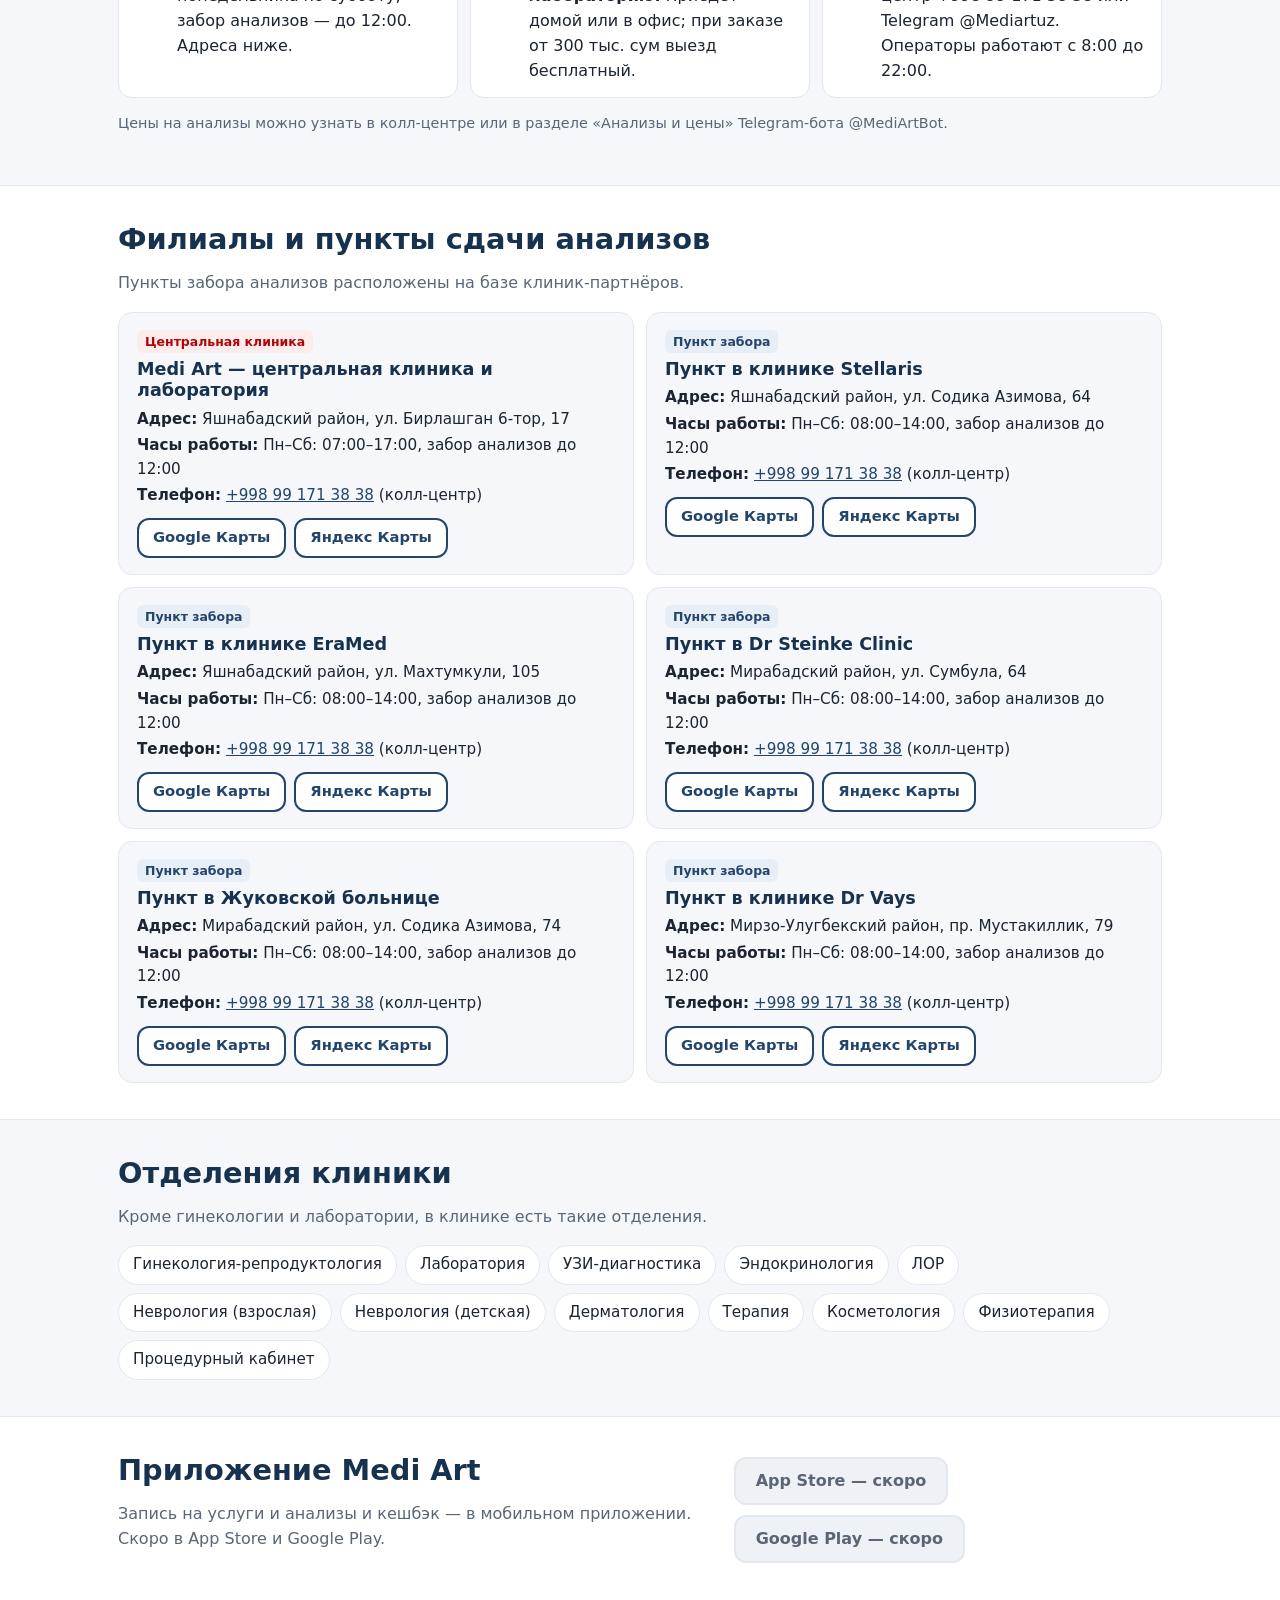
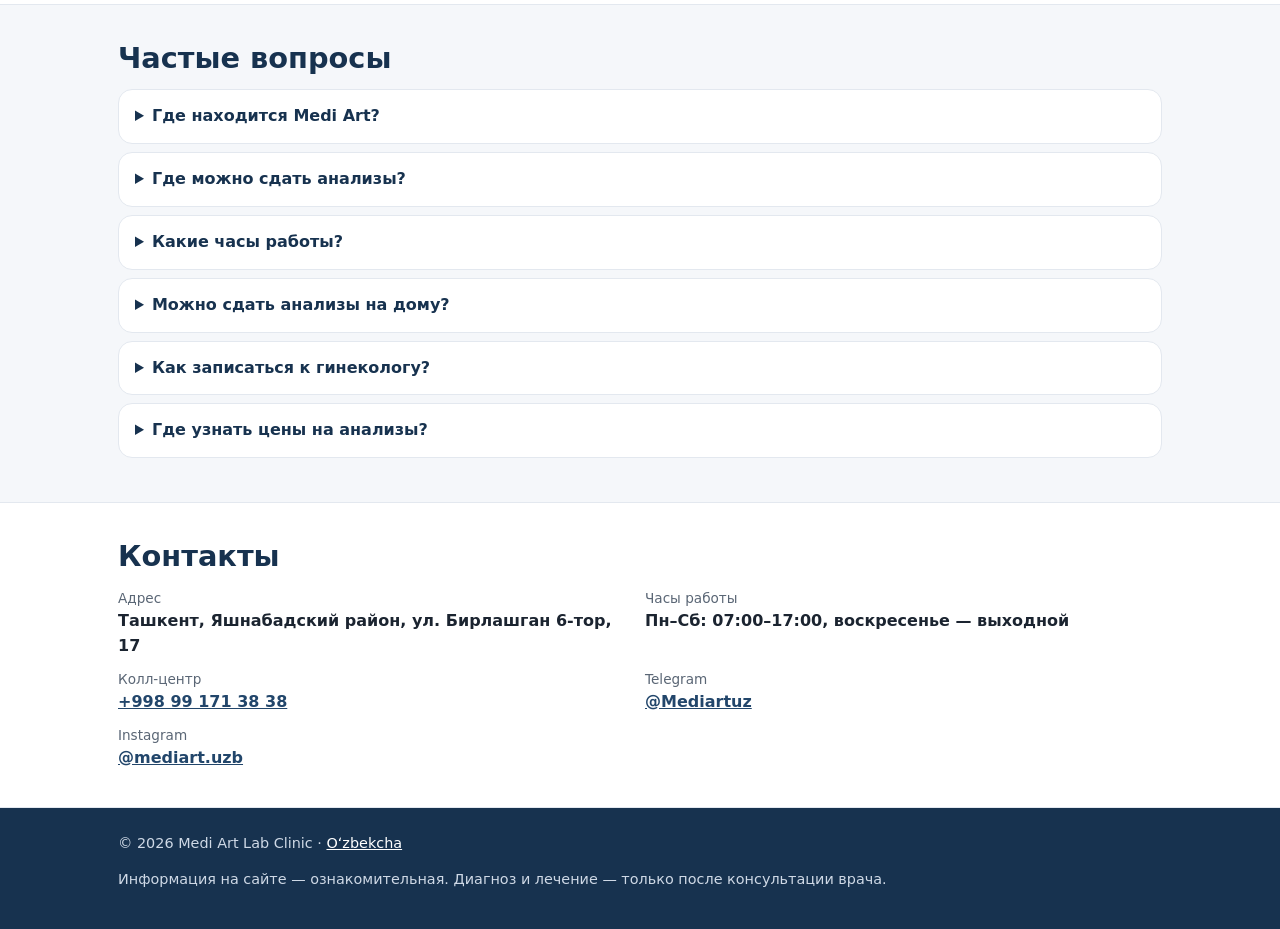
<file: ru/index.html>
<!doctype html>
<html lang="ru">
<head>
<meta charset="utf-8">
<meta name="viewport" content="width=device-width, initial-scale=1">
<meta name="robots" content="noindex, nofollow">
<title>Medi Art — гинекологический центр и лаборатория в Ташкенте</title>
<meta name="description" content="Medi Art Lab Clinic — гинекологический центр и медицинская лаборатория в Ташкенте. Сдать анализы в 6 пунктах: Яшнабад, Мирабад, Мирзо-Улугбек. Выездная лаборатория на дом.">
<link rel="canonical" href="https://diyor011.github.io/mediart-preview/ru/">
<link rel="alternate" hreflang="uz" href="https://diyor011.github.io/mediart-preview/">
<link rel="alternate" hreflang="ru" href="https://diyor011.github.io/mediart-preview/ru/">
<link rel="alternate" hreflang="x-default" href="https://diyor011.github.io/mediart-preview/">
<meta name="theme-color" content="#22466B">
<meta property="og:type" content="website">
<meta property="og:site_name" content="Medi Art">
<meta property="og:title" content="Medi Art — гинекологический центр и лаборатория в Ташкенте">
<meta property="og:description" content="Medi Art Lab Clinic — гинекологический центр и медицинская лаборатория в Ташкенте. Сдать анализы в 6 пунктах: Яшнабад, Мирабад, Мирзо-Улугбек. Выездная лаборатория на дом.">
<meta property="og:url" content="https://diyor011.github.io/mediart-preview/ru/">
<meta property="og:image" content="https://diyor011.github.io/mediart-preview/assets/og.png">
<meta property="og:image:width" content="1200">
<meta property="og:image:height" content="630">
<meta property="og:locale" content="ru_RU">
<meta property="og:locale:alternate" content="uz_UZ">
<meta name="twitter:card" content="summary_large_image">
<link rel="icon" href="../assets/favicon.ico" sizes="32x32">
<link rel="icon" href="../assets/favicon-96.png" type="image/png" sizes="96x96">
<link rel="apple-touch-icon" href="../assets/apple-touch-icon.png">
<link rel="stylesheet" href="../assets/style.css">
<script type="application/ld+json">
{
 "@context": "https://schema.org",
 "@graph": [
  {
   "@type": "MedicalClinic",
   "@id": "https://diyor011.github.io/mediart-preview/#clinic",
   "name": "Medi Art",
   "alternateName": [
    "Medi Art Lab Clinic",
    "MediArt"
   ],
   "description": "Гинекологический центр и медицинская лаборатория в Ташкенте (Яшнабадский район). 6 пунктов сдачи анализов, выездная лаборатория.",
   "url": "https://diyor011.github.io/mediart-preview/ru/",
   "logo": "https://diyor011.github.io/mediart-preview/assets/logo.png",
   "image": "https://diyor011.github.io/mediart-preview/assets/og.png",
   "telephone": "+998991713838",
   "contactPoint": [
    {
     "@type": "ContactPoint",
     "telephone": "+998991713838",
     "contactType": "customer service",
     "availableLanguage": [
      "uz",
      "ru"
     ]
    }
   ],
   "address": {
    "@type": "PostalAddress",
    "streetAddress": "ул. Бирлашган 6-тор, 17",
    "addressLocality": "Ташкент",
    "addressRegion": "Яшнабадский район",
    "addressCountry": "UZ"
   },
   "areaServed": {
    "@type": "City",
    "name": "Ташкент"
   },
   "openingHoursSpecification": [
    {
     "@type": "OpeningHoursSpecification",
     "dayOfWeek": [
      "Monday",
      "Tuesday",
      "Wednesday",
      "Thursday",
      "Friday",
      "Saturday"
     ],
     "opens": "07:00",
     "closes": "17:00"
    }
   ],
   "medicalSpecialty": [
    "Gynecologic",
    "LaboratoryScience",
    "Endocrine",
    "Otolaryngologic",
    "Neurologic",
    "Dermatology",
    "Physiotherapy",
    "PrimaryCare"
   ],
   "availableService": [
    {
     "@type": "MedicalProcedure",
     "name": "Приём и консультация гинеколога, в том числе приём кандидата медицинских наук"
    },
    {
     "@type": "MedicalProcedure",
     "name": "Кольпоскопия"
    },
    {
     "@type": "MedicalProcedure",
     "name": "УЗИ малого таза: матка и придатки (трансабдоминально и трансвагинально)"
    },
    {
     "@type": "MedicalProcedure",
     "name": "Гистероскопия — диагностическая и лечебная"
    },
    {
     "@type": "MedicalProcedure",
     "name": "Процедуры на шейке матки: биопсия, удаление полипов, коагуляция, конизация"
    },
    {
     "@type": "MedicalProcedure",
     "name": "Установка и удаление внутриматочной спирали (ВМС)"
    },
    {
     "@type": "MedicalProcedure",
     "name": "Оперативная гинекология, в том числе лапароскопические операции"
    }
   ],
   "department": {
    "@type": "DiagnosticLab",
    "name": "Medi Art — Центральная лаборатория",
    "address": {
     "@type": "PostalAddress",
     "streetAddress": "ул. Бирлашган 6-тор, 17",
     "addressLocality": "Ташкент",
     "addressCountry": "UZ"
    },
    "availableTest": [
     {
      "@type": "MedicalTest",
      "name": "Инфекции (антитела)"
     },
     {
      "@type": "MedicalTest",
      "name": "Иммунитет, суставы и сердце"
     },
     {
      "@type": "MedicalTest",
      "name": "Мазки, посевы, цитология"
     },
     {
      "@type": "MedicalTest",
      "name": "Биохимия: печень, почки, сахар, холестерин"
     },
     {
      "@type": "MedicalTest",
      "name": "Анализы крови и свёртываемость"
     },
     {
      "@type": "MedicalTest",
      "name": "Витамины, железо, кости"
     },
     {
      "@type": "MedicalTest",
      "name": "Гормоны"
     },
     {
      "@type": "MedicalTest",
      "name": "Анализы мочи и кала"
     },
     {
      "@type": "MedicalTest",
      "name": "Онкомаркеры"
     },
     {
      "@type": "MedicalTest",
      "name": "ПЦР-диагностика"
     }
    ]
   },
   "sameAs": [
    "https://www.instagram.com/mediart.uzb/",
    "https://t.me/Mediartuz"
   ]
  },
  {
   "@type": "ItemList",
   "name": "Пункты сдачи анализов Medi Art",
   "itemListElement": [
    {
     "@type": "ListItem",
     "position": 1,
     "item": {
      "@type": "Place",
      "name": "Medi Art — центральная клиника и лаборатория",
      "telephone": "+998991713838",
      "address": {
       "@type": "PostalAddress",
       "streetAddress": "Яшнабадский район, ул. Бирлашган 6-тор, 17",
       "addressLocality": "Ташкент",
       "addressCountry": "UZ"
      },
      "openingHoursSpecification": [
       {
        "@type": "OpeningHoursSpecification",
        "dayOfWeek": [
         "Monday",
         "Tuesday",
         "Wednesday",
         "Thursday",
         "Friday",
         "Saturday"
        ],
        "opens": "07:00",
        "closes": "17:00"
       }
      ]
     }
    },
    {
     "@type": "ListItem",
     "position": 2,
     "item": {
      "@type": "Place",
      "name": "Пункт в клинике Stellaris",
      "telephone": "+998991713838",
      "address": {
       "@type": "PostalAddress",
       "streetAddress": "Яшнабадский район, ул. Содика Азимова, 64",
       "addressLocality": "Ташкент",
       "addressCountry": "UZ"
      },
      "openingHoursSpecification": [
       {
        "@type": "OpeningHoursSpecification",
        "dayOfWeek": [
         "Monday",
         "Tuesday",
         "Wednesday",
         "Thursday",
         "Friday",
         "Saturday"
        ],
        "opens": "08:00",
        "closes": "14:00"
       }
      ]
     }
    },
    {
     "@type": "ListItem",
     "position": 3,
     "item": {
      "@type": "Place",
      "name": "Пункт в клинике EraMed",
      "telephone": "+998991713838",
      "address": {
       "@type": "PostalAddress",
       "streetAddress": "Яшнабадский район, ул. Махтумкули, 105",
       "addressLocality": "Ташкент",
       "addressCountry": "UZ"
      },
      "openingHoursSpecification": [
       {
        "@type": "OpeningHoursSpecification",
        "dayOfWeek": [
         "Monday",
         "Tuesday",
         "Wednesday",
         "Thursday",
         "Friday",
         "Saturday"
        ],
        "opens": "08:00",
        "closes": "14:00"
       }
      ]
     }
    },
    {
     "@type": "ListItem",
     "position": 4,
     "item": {
      "@type": "Place",
      "name": "Пункт в Dr Steinke Clinic",
      "telephone": "+998991713838",
      "address": {
       "@type": "PostalAddress",
       "streetAddress": "Мирабадский район, ул. Сумбула, 64",
       "addressLocality": "Ташкент",
       "addressCountry": "UZ"
      },
      "openingHoursSpecification": [
       {
        "@type": "OpeningHoursSpecification",
        "dayOfWeek": [
         "Monday",
         "Tuesday",
         "Wednesday",
         "Thursday",
         "Friday",
         "Saturday"
        ],
        "opens": "08:00",
        "closes": "14:00"
       }
      ]
     }
    },
    {
     "@type": "ListItem",
     "position": 5,
     "item": {
      "@type": "Place",
      "name": "Пункт в Жуковской больнице",
      "telephone": "+998991713838",
      "address": {
       "@type": "PostalAddress",
       "streetAddress": "Мирабадский район, ул. Содика Азимова, 74",
       "addressLocality": "Ташкент",
       "addressCountry": "UZ"
      },
      "openingHoursSpecification": [
       {
        "@type": "OpeningHoursSpecification",
        "dayOfWeek": [
         "Monday",
         "Tuesday",
         "Wednesday",
         "Thursday",
         "Friday",
         "Saturday"
        ],
        "opens": "08:00",
        "closes": "14:00"
       }
      ]
     }
    },
    {
     "@type": "ListItem",
     "position": 6,
     "item": {
      "@type": "Place",
      "name": "Пункт в клинике Dr Vays",
      "telephone": "+998991713838",
      "address": {
       "@type": "PostalAddress",
       "streetAddress": "Мирзо-Улугбекский район, пр. Мустакиллик, 79",
       "addressLocality": "Ташкент",
       "addressCountry": "UZ"
      },
      "openingHoursSpecification": [
       {
        "@type": "OpeningHoursSpecification",
        "dayOfWeek": [
         "Monday",
         "Tuesday",
         "Wednesday",
         "Thursday",
         "Friday",
         "Saturday"
        ],
        "opens": "08:00",
        "closes": "14:00"
       }
      ]
     }
    }
   ]
  },
  {
   "@type": "WebSite",
   "@id": "https://diyor011.github.io/mediart-preview/#website",
   "url": "https://diyor011.github.io/mediart-preview/",
   "name": "Medi Art",
   "inLanguage": [
    "uz",
    "ru"
   ],
   "publisher": {
    "@id": "https://diyor011.github.io/mediart-preview/#clinic"
   }
  },
  {
   "@type": "WebPage",
   "url": "https://diyor011.github.io/mediart-preview/ru/",
   "name": "Medi Art — гинекологический центр и лаборатория в Ташкенте",
   "inLanguage": "ru",
   "isPartOf": {
    "@id": "https://diyor011.github.io/mediart-preview/#website"
   },
   "about": {
    "@id": "https://diyor011.github.io/mediart-preview/#clinic"
   },
   "dateModified": "2026-11-19"
  },
  {
   "@type": "FAQPage",
   "mainEntity": [
    {
     "@type": "Question",
     "name": "Где находится Medi Art?",
     "acceptedAnswer": {
      "@type": "Answer",
      "text": "Ташкент, Яшнабадский район, ул. Бирлашган 6-тор, 17. По этому адресу — центральная клиника и лаборатория."
     }
    },
    {
     "@type": "Question",
     "name": "Где можно сдать анализы?",
     "acceptedAnswer": {
      "@type": "Answer",
      "text": "В 6 пунктах: 3 в Яшнабадском районе, 2 в Мирабадском, 1 в Мирзо-Улугбекском. Забор анализов с понедельника по субботу, до 12:00."
     }
    },
    {
     "@type": "Question",
     "name": "Какие часы работы?",
     "acceptedAnswer": {
      "@type": "Answer",
      "text": "Центральная лаборатория: Пн–Сб 07:00–17:00. Пункты в клиниках-партнёрах: Пн–Сб 08:00–14:00. Забор анализов везде до 12:00. Воскресенье — выходной."
     }
    },
    {
     "@type": "Question",
     "name": "Можно сдать анализы на дому?",
     "acceptedAnswer": {
      "@type": "Answer",
      "text": "Да, выездная лаборатория приезжает домой или в офис. При заказе от 300 тыс. сум выезд бесплатный. Заказ: колл-центр +998 99 171 38 38 или Telegram @Mediartuz, 8:00–22:00."
     }
    },
    {
     "@type": "Question",
     "name": "Как записаться к гинекологу?",
     "acceptedAnswer": {
      "@type": "Answer",
      "text": "Позвоните в колл-центр: +998 99 171 38 38 или напишите в Telegram: @Mediartuz."
     }
    },
    {
     "@type": "Question",
     "name": "Где узнать цены на анализы?",
     "acceptedAnswer": {
      "@type": "Answer",
      "text": "В колл-центре или в разделе «Анализы и цены» Telegram-бота @MediArtBot."
     }
    }
   ]
  }
 ]
}
</script>
</head>
<body>
<a class="skip" href="#main">Перейти к содержанию</a>
<header class="top"><div class="wrap">
<a class="logo" href="./" aria-label="Medi Art"><img src="../assets/logo.png" alt="Medi Art Lab Clinic" width="150" height="44"></a>
<nav class="nav" aria-label="menu"><a href="#ginekologiya">Гинекология</a><a href="#laboratoriya">Лаборатория</a><a href="#filiallar">Филиалы</a><a href="#kontaktlar">Контакты</a></nav>
<div class="lang"><span>RU</span><a href="../" hreflang="uz" lang="uz" title="Oʻzbekcha">UZ</a></div>
</div></header>

<main id="main">
<section class="hero"><div class="wrap">
<h1>Гинекологический центр и лаборатория — Ташкент, Яшнабад</h1>
<p class="lead">Medi Art Lab Clinic — гинекологический центр со своей лабораторией. Приём гинеколога, УЗИ и анализы — в одном месте. Пункты сдачи анализов в Яшнабадском, Мирабадском и Мирзо-Улугбекском районах.</p>
<div class="cta">
<a class="btn btn-red" href="tel:+998991713838"><svg viewBox="0 0 24 24" fill="none" stroke="currentColor" stroke-width="2" aria-hidden="true"><path d="M22 16.9v3a2 2 0 0 1-2.2 2 19.8 19.8 0 0 1-8.6-3.1 19.5 19.5 0 0 1-6-6A19.8 19.8 0 0 1 2.1 4.2 2 2 0 0 1 4.1 2h3a2 2 0 0 1 2 1.7c.1 1 .4 1.9.7 2.8a2 2 0 0 1-.5 2.1L8 9.9a16 16 0 0 0 6 6l1.3-1.3a2 2 0 0 1 2.1-.4c.9.3 1.8.6 2.8.7a2 2 0 0 1 1.7 2z"/></svg>Позвонить</a>
<a class="btn btn-navy" href="https://t.me/Mediartuz" target="_blank" rel="noopener"><svg viewBox="0 0 24 24" fill="currentColor" aria-hidden="true"><path d="M21.9 4.3 18.7 19.4c-.2 1-.9 1.3-1.7.8l-4.8-3.5-2.3 2.2c-.3.3-.5.5-1 .5l.3-4.9 8.9-8c.4-.3-.1-.5-.6-.2l-11 6.9-4.7-1.5c-1-.3-1-1 .2-1.5L20.6 3c.9-.3 1.6.2 1.3 1.3z"/></svg>Написать в Telegram</a>
</div>
<div class="duo">
<a href="#ginekologiya"><strong>Гинекология</strong><span>Приём гинеколога, кольпоскопия, УЗИ малого таза, гистероскопия</span></a>
<a class="lab" href="#laboratoriya"><strong>Лаборатория</strong><span>Сдать анализы в 6 пунктах или дома — выездная лаборатория</span></a>
</div>
</div></section>

<section id="ginekologiya" class="alt"><div class="wrap">
<h2>Отделение гинекологии и репродуктологии</h2>
<p class="sub">Приём, обследование и лечение по женскому здоровью. Лаборатория — в самой клинике: анализы, которые назначил врач, сдаёте в том же здании.</p>
<div class="card"><h3>Услуги</h3><ul class="list"><li>Приём и консультация гинеколога, в том числе приём кандидата медицинских наук</li><li>Кольпоскопия</li><li>УЗИ малого таза: матка и придатки (трансабдоминально и трансвагинально)</li><li>Гистероскопия — диагностическая и лечебная</li><li>Процедуры на шейке матки: биопсия, удаление полипов, коагуляция, конизация</li><li>Установка и удаление внутриматочной спирали (ВМС)</li><li>Оперативная гинекология, в том числе лапароскопические операции</li><li>Гинекологический стационар</li></ul></div>
<p style="margin-top:16px"><a class="btn btn-red" href="tel:+998991713838"><svg viewBox="0 0 24 24" fill="none" stroke="currentColor" stroke-width="2" aria-hidden="true"><path d="M22 16.9v3a2 2 0 0 1-2.2 2 19.8 19.8 0 0 1-8.6-3.1 19.5 19.5 0 0 1-6-6A19.8 19.8 0 0 1 2.1 4.2 2 2 0 0 1 4.1 2h3a2 2 0 0 1 2 1.7c.1 1 .4 1.9.7 2.8a2 2 0 0 1-.5 2.1L8 9.9a16 16 0 0 0 6 6l1.3-1.3a2 2 0 0 1 2.1-.4c.9.3 1.8.6 2.8.7a2 2 0 0 1 1.7 2z"/></svg>Записаться на приём — через колл-центр</a></p>
</div></section>

<section id="laboratoriya"><div class="wrap">
<h2>Лаборатория: сдать анализы в Ташкенте</h2>
<p class="sub">Центральная лаборатория Medi Art — в Яшнабадском районе. Забор анализов — в 6 пунктах по Ташкенту: в центральной клинике и в клиниках-партнёрах.</p>
<h3>Виды анализов</h3>
<ul class="chips"><li>Инфекции (антитела)</li><li>Иммунитет, суставы и сердце</li><li>Мазки, посевы, цитология</li><li>Биохимия: печень, почки, сахар, холестерин</li><li>Анализы крови и свёртываемость</li><li>Витамины, железо, кости</li><li>Гормоны</li><li>Анализы мочи и кала</li><li>Онкомаркеры</li><li>ПЦР-диагностика</li></ul>
<h3 style="margin-top:24px">Как сдать</h3>
<ol class="steps"><li><strong>Приходите в пункт.</strong> С понедельника по субботу, забор анализов — до 12:00. Адреса ниже.</li><li><strong>Или вызовите выездную лабораторию.</strong> Приедет домой или в офис; при заказе от 300 тыс. сум выезд бесплатный.</li><li><strong>Заказ и вопросы</strong> — колл-центр +998 99 171 38 38 или Telegram @Mediartuz. Операторы работают с 8:00 до 22:00.</li></ol>
<p class="note" style="margin-top:14px">Цены на анализы можно узнать в колл-центре или в разделе «Анализы и цены» Telegram-бота @MediArtBot.</p>
</div></section>

<section id="filiallar" class="alt"><div class="wrap">
<h2>Филиалы и пункты сдачи анализов</h2>
<p class="sub">Пункты забора анализов расположены на базе клиник-партнёров.</p>
<div class="grid c2"><article class="card branch" id="punkt-mediart"><span class="tag">Центральная клиника</span><h3>Medi Art — центральная клиника и лаборатория</h3><div class="meta"><div><strong>Адрес:</strong> Яшнабадский район, ул. Бирлашган 6-тор, 17</div><div><strong>Часы работы:</strong> Пн–Сб: 07:00–17:00, забор анализов до 12:00</div><div><strong>Телефон:</strong> <a href="tel:+998991713838">+998 99 171 38 38</a> (колл-центр)</div></div><div class="links"><a class="btn btn-line" href="https://www.google.com/maps/search/?api=1&query=%D0%A2%D0%B0%D1%88%D0%BA%D0%B5%D0%BD%D1%82%2C%20%D0%AF%D1%88%D0%BD%D0%B0%D0%B1%D0%B0%D0%B4%D1%81%D0%BA%D0%B8%D0%B9%20%D1%80%D0%B0%D0%B9%D0%BE%D0%BD%2C%20%D0%91%D0%B8%D1%80%D0%BB%D0%B0%D1%88%D0%B3%D0%B0%D0%BD%206-%D1%82%D0%BE%D1%80%2C%2017" target="_blank" rel="noopener">Google Карты</a><a class="btn btn-line" href="https://yandex.uz/maps/?text=%D0%A2%D0%B0%D1%88%D0%BA%D0%B5%D0%BD%D1%82%2C%20%D0%AF%D1%88%D0%BD%D0%B0%D0%B1%D0%B0%D0%B4%D1%81%D0%BA%D0%B8%D0%B9%20%D1%80%D0%B0%D0%B9%D0%BE%D0%BD%2C%20%D0%91%D0%B8%D1%80%D0%BB%D0%B0%D1%88%D0%B3%D0%B0%D0%BD%206-%D1%82%D0%BE%D1%80%2C%2017" target="_blank" rel="noopener">Яндекс Карты</a></div></article><article class="card branch" id="punkt-stellaris"><span class="tag n">Пункт забора</span><h3>Пункт в клинике Stellaris</h3><div class="meta"><div><strong>Адрес:</strong> Яшнабадский район, ул. Содика Азимова, 64</div><div><strong>Часы работы:</strong> Пн–Сб: 08:00–14:00, забор анализов до 12:00</div><div><strong>Телефон:</strong> <a href="tel:+998991713838">+998 99 171 38 38</a> (колл-центр)</div></div><div class="links"><a class="btn btn-line" href="https://www.google.com/maps/search/?api=1&query=%D0%A2%D0%B0%D1%88%D0%BA%D0%B5%D0%BD%D1%82%2C%20%D0%A1%D0%BE%D0%B4%D0%B8%D0%BA%D0%B0%20%D0%90%D0%B7%D0%B8%D0%BC%D0%BE%D0%B2%D0%B0%2C%2064" target="_blank" rel="noopener">Google Карты</a><a class="btn btn-line" href="https://yandex.uz/maps/?text=%D0%A2%D0%B0%D1%88%D0%BA%D0%B5%D0%BD%D1%82%2C%20%D0%A1%D0%BE%D0%B4%D0%B8%D0%BA%D0%B0%20%D0%90%D0%B7%D0%B8%D0%BC%D0%BE%D0%B2%D0%B0%2C%2064" target="_blank" rel="noopener">Яндекс Карты</a></div></article><article class="card branch" id="punkt-eramed"><span class="tag n">Пункт забора</span><h3>Пункт в клинике EraMed</h3><div class="meta"><div><strong>Адрес:</strong> Яшнабадский район, ул. Махтумкули, 105</div><div><strong>Часы работы:</strong> Пн–Сб: 08:00–14:00, забор анализов до 12:00</div><div><strong>Телефон:</strong> <a href="tel:+998991713838">+998 99 171 38 38</a> (колл-центр)</div></div><div class="links"><a class="btn btn-line" href="https://www.google.com/maps/search/?api=1&query=%D0%A2%D0%B0%D1%88%D0%BA%D0%B5%D0%BD%D1%82%2C%20%D0%9C%D0%B0%D1%85%D1%82%D1%83%D0%BC%D0%BA%D1%83%D0%BB%D0%B8%2C%20105" target="_blank" rel="noopener">Google Карты</a><a class="btn btn-line" href="https://yandex.uz/maps/?text=%D0%A2%D0%B0%D1%88%D0%BA%D0%B5%D0%BD%D1%82%2C%20%D0%9C%D0%B0%D1%85%D1%82%D1%83%D0%BC%D0%BA%D1%83%D0%BB%D0%B8%2C%20105" target="_blank" rel="noopener">Яндекс Карты</a></div></article><article class="card branch" id="punkt-steinke"><span class="tag n">Пункт забора</span><h3>Пункт в Dr Steinke Clinic</h3><div class="meta"><div><strong>Адрес:</strong> Мирабадский район, ул. Сумбула, 64</div><div><strong>Часы работы:</strong> Пн–Сб: 08:00–14:00, забор анализов до 12:00</div><div><strong>Телефон:</strong> <a href="tel:+998991713838">+998 99 171 38 38</a> (колл-центр)</div></div><div class="links"><a class="btn btn-line" href="https://www.google.com/maps/search/?api=1&query=%D0%A2%D0%B0%D1%88%D0%BA%D0%B5%D0%BD%D1%82%2C%20%D0%9C%D0%B8%D1%80%D0%B0%D0%B1%D0%B0%D0%B4%D1%81%D0%BA%D0%B8%D0%B9%20%D1%80%D0%B0%D0%B9%D0%BE%D0%BD%2C%20%D0%A1%D1%83%D0%BC%D0%B1%D1%83%D0%BB%D0%B0%2C%2064" target="_blank" rel="noopener">Google Карты</a><a class="btn btn-line" href="https://yandex.uz/maps/?text=%D0%A2%D0%B0%D1%88%D0%BA%D0%B5%D0%BD%D1%82%2C%20%D0%9C%D0%B8%D1%80%D0%B0%D0%B1%D0%B0%D0%B4%D1%81%D0%BA%D0%B8%D0%B9%20%D1%80%D0%B0%D0%B9%D0%BE%D0%BD%2C%20%D0%A1%D1%83%D0%BC%D0%B1%D1%83%D0%BB%D0%B0%2C%2064" target="_blank" rel="noopener">Яндекс Карты</a></div></article><article class="card branch" id="punkt-zhukovskaya"><span class="tag n">Пункт забора</span><h3>Пункт в Жуковской больнице</h3><div class="meta"><div><strong>Адрес:</strong> Мирабадский район, ул. Содика Азимова, 74</div><div><strong>Часы работы:</strong> Пн–Сб: 08:00–14:00, забор анализов до 12:00</div><div><strong>Телефон:</strong> <a href="tel:+998991713838">+998 99 171 38 38</a> (колл-центр)</div></div><div class="links"><a class="btn btn-line" href="https://www.google.com/maps/search/?api=1&query=%D0%A2%D0%B0%D1%88%D0%BA%D0%B5%D0%BD%D1%82%2C%20%D0%A1%D0%BE%D0%B4%D0%B8%D0%BA%D0%B0%20%D0%90%D0%B7%D0%B8%D0%BC%D0%BE%D0%B2%D0%B0%2C%2074" target="_blank" rel="noopener">Google Карты</a><a class="btn btn-line" href="https://yandex.uz/maps/?text=%D0%A2%D0%B0%D1%88%D0%BA%D0%B5%D0%BD%D1%82%2C%20%D0%A1%D0%BE%D0%B4%D0%B8%D0%BA%D0%B0%20%D0%90%D0%B7%D0%B8%D0%BC%D0%BE%D0%B2%D0%B0%2C%2074" target="_blank" rel="noopener">Яндекс Карты</a></div></article><article class="card branch" id="punkt-drvays"><span class="tag n">Пункт забора</span><h3>Пункт в клинике Dr Vays</h3><div class="meta"><div><strong>Адрес:</strong> Мирзо-Улугбекский район, пр. Мустакиллик, 79</div><div><strong>Часы работы:</strong> Пн–Сб: 08:00–14:00, забор анализов до 12:00</div><div><strong>Телефон:</strong> <a href="tel:+998991713838">+998 99 171 38 38</a> (колл-центр)</div></div><div class="links"><a class="btn btn-line" href="https://www.google.com/maps/search/?api=1&query=%D0%A2%D0%B0%D1%88%D0%BA%D0%B5%D0%BD%D1%82%2C%20%D0%BF%D1%80%D0%BE%D1%81%D0%BF%D0%B5%D0%BA%D1%82%20%D0%9C%D1%83%D1%81%D1%82%D0%B0%D0%BA%D0%B8%D0%BB%D0%BB%D0%B8%D0%BA%2C%2079" target="_blank" rel="noopener">Google Карты</a><a class="btn btn-line" href="https://yandex.uz/maps/?text=%D0%A2%D0%B0%D1%88%D0%BA%D0%B5%D0%BD%D1%82%2C%20%D0%BF%D1%80%D0%BE%D1%81%D0%BF%D0%B5%D0%BA%D1%82%20%D0%9C%D1%83%D1%81%D1%82%D0%B0%D0%BA%D0%B8%D0%BB%D0%BB%D0%B8%D0%BA%2C%2079" target="_blank" rel="noopener">Яндекс Карты</a></div></article></div>
</div></section>

<section id="bolimlar"><div class="wrap">
<h2>Отделения клиники</h2>
<p class="sub">Кроме гинекологии и лаборатории, в клинике есть такие отделения.</p>
<ul class="chips"><li>Гинекология-репродуктология</li><li>Лаборатория</li><li>УЗИ-диагностика</li><li>Эндокринология</li><li>ЛОР</li><li>Неврология (взрослая)</li><li>Неврология (детская)</li><li>Дерматология</li><li>Терапия</li><li>Косметология</li><li>Физиотерапия</li><li>Процедурный кабинет</li></ul>
</div></section>

<section id="ilova" class="alt"><div class="wrap app">
<div><h2>Приложение Medi Art</h2><p class="sub">Запись на услуги и анализы и кешбэк — в мобильном приложении. Скоро в App Store и Google Play.</p></div>
<div class="btns">
<span class="btn btn-off" aria-disabled="true">App Store — скоро</span>
<span class="btn btn-off" aria-disabled="true">Google Play — скоро</span>
</div>
</div></section>

<section id="savollar"><div class="wrap">
<h2>Частые вопросы</h2>
<details><summary>Где находится Medi Art?</summary><p>Ташкент, Яшнабадский район, ул. Бирлашган 6-тор, 17. По этому адресу — центральная клиника и лаборатория.</p></details><details><summary>Где можно сдать анализы?</summary><p>В 6 пунктах: 3 в Яшнабадском районе, 2 в Мирабадском, 1 в Мирзо-Улугбекском. Забор анализов с понедельника по субботу, до 12:00.</p></details><details><summary>Какие часы работы?</summary><p>Центральная лаборатория: Пн–Сб 07:00–17:00. Пункты в клиниках-партнёрах: Пн–Сб 08:00–14:00. Забор анализов везде до 12:00. Воскресенье — выходной.</p></details><details><summary>Можно сдать анализы на дому?</summary><p>Да, выездная лаборатория приезжает домой или в офис. При заказе от 300 тыс. сум выезд бесплатный. Заказ: колл-центр +998 99 171 38 38 или Telegram @Mediartuz, 8:00–22:00.</p></details><details><summary>Как записаться к гинекологу?</summary><p>Позвоните в колл-центр: +998 99 171 38 38 или напишите в Telegram: @Mediartuz.</p></details><details><summary>Где узнать цены на анализы?</summary><p>В колл-центре или в разделе «Анализы и цены» Telegram-бота @MediArtBot.</p></details>
</div></section>

<section id="kontaktlar" class="alt contacts"><div class="wrap">
<h2>Контакты</h2>
<dl><div><dt>Адрес</dt><dd>Ташкент, Яшнабадский район, ул. Бирлашган 6-тор, 17</dd></div><div><dt>Часы работы</dt><dd>Пн–Сб: 07:00–17:00, воскресенье — выходной</dd></div>
<div><dt>Колл-центр</dt><dd><a href="tel:+998991713838">+998 99 171 38 38</a></dd></div>
<div><dt>Telegram</dt><dd><a href="https://t.me/Mediartuz" target="_blank" rel="noopener">@Mediartuz</a></dd></div>
<div><dt>Instagram</dt><dd><a href="https://www.instagram.com/mediart.uzb/" target="_blank" rel="noopener">@mediart.uzb</a></dd></div>
</dl>
</div></section>
</main>

<footer><div class="wrap">
<p>© 2026 Medi Art Lab Clinic · <a href="../" hreflang="uz">Oʻzbekcha</a></p>
<p>Информация на сайте — ознакомительная. Диагноз и лечение — только после консультации врача.</p>
</div></footer>

<div class="bar">
<a class="btn btn-red" href="tel:+998991713838"><svg viewBox="0 0 24 24" fill="none" stroke="currentColor" stroke-width="2" aria-hidden="true"><path d="M22 16.9v3a2 2 0 0 1-2.2 2 19.8 19.8 0 0 1-8.6-3.1 19.5 19.5 0 0 1-6-6A19.8 19.8 0 0 1 2.1 4.2 2 2 0 0 1 4.1 2h3a2 2 0 0 1 2 1.7c.1 1 .4 1.9.7 2.8a2 2 0 0 1-.5 2.1L8 9.9a16 16 0 0 0 6 6l1.3-1.3a2 2 0 0 1 2.1-.4c.9.3 1.8.6 2.8.7a2 2 0 0 1 1.7 2z"/></svg>Позвонить</a>
<a class="btn btn-navy" href="https://t.me/Mediartuz" target="_blank" rel="noopener"><svg viewBox="0 0 24 24" fill="currentColor" aria-hidden="true"><path d="M21.9 4.3 18.7 19.4c-.2 1-.9 1.3-1.7.8l-4.8-3.5-2.3 2.2c-.3.3-.5.5-1 .5l.3-4.9 8.9-8c.4-.3-.1-.5-.6-.2l-11 6.9-4.7-1.5c-1-.3-1-1 .2-1.5L20.6 3c.9-.3 1.6.2 1.3 1.3z"/></svg>Telegram</a>
</div>
</body>
</html>
</file>
<file: assets/style.css>
:root{--navy:#22466B;--navy-d:#17324f;--red:#D9080A;--red-d:#b00608;--bg:#f5f7fa;--card:#fff;--text:#1b2430;--muted:#5a6675;--line:#e3e8ef;--r:14px}
*{box-sizing:border-box}
html{scroll-behavior:smooth;-webkit-text-size-adjust:100%}
body{margin:0;font:16px/1.55 system-ui,-apple-system,"Segoe UI",Roboto,Arial,sans-serif;color:var(--text);background:var(--bg);padding-bottom:72px}
img{max-width:100%;height:auto;display:block}
a{color:var(--navy)}
h1,h2,h3{line-height:1.2;margin:0 0 .5em;color:var(--navy-d)}
h1{font-size:1.9rem}
h2{font-size:1.5rem}
h3{font-size:1.1rem}
p{margin:0 0 1em}
.wrap{max-width:1080px;margin:0 auto;padding:0 18px}
.skip{position:absolute;left:-999px}
.skip:focus{left:8px;top:8px;background:#fff;padding:8px;z-index:20}

/* header */
.top{background:#fff;border-bottom:1px solid var(--line);position:sticky;top:0;z-index:10}
.top .wrap{display:flex;align-items:center;justify-content:space-between;gap:12px;min-height:60px}
.logo img{width:150px;height:44px}
.nav{display:none;gap:18px}
.nav a{text-decoration:none;color:var(--text);font-weight:500}
.nav a:hover{color:var(--red)}
.lang{display:flex;gap:4px;font-size:.9rem}
.lang a,.lang span{padding:5px 9px;border-radius:8px;text-decoration:none;border:1px solid var(--line)}
.lang span{background:var(--navy);color:#fff;border-color:var(--navy)}

/* buttons */
.btn{display:inline-flex;align-items:center;justify-content:center;gap:8px;min-height:48px;padding:0 20px;border-radius:12px;font-weight:600;text-decoration:none;border:2px solid transparent;font-size:1rem}
.btn svg{width:20px;height:20px;flex:none}
.btn-red{background:var(--red);color:#fff}
.btn-red:hover{background:var(--red-d)}
.btn-navy{background:var(--navy);color:#fff}
.btn-navy:hover{background:var(--navy-d)}
.btn-line{border-color:var(--navy);color:var(--navy);background:#fff}
.btn-off{background:#eef1f5;color:var(--muted);border-color:var(--line);cursor:default}

/* hero */
.hero{background:linear-gradient(160deg,#fff 0%,#eef3f9 100%);padding:28px 0 34px;border-bottom:1px solid var(--line)}
.hero .lead{font-size:1.08rem;color:var(--muted);max-width:640px}
.hero .cta{display:flex;flex-wrap:wrap;gap:10px;margin:18px 0 22px}
.hero .cta .btn{flex:1 1 160px}
.duo{display:grid;gap:12px}
.duo a{display:block;background:#fff;border:1px solid var(--line);border-left:5px solid var(--red);border-radius:var(--r);padding:16px 18px;text-decoration:none;color:var(--text)}
.duo a.lab{border-left-color:var(--navy)}
.duo strong{display:block;font-size:1.15rem;color:var(--navy-d);margin-bottom:2px}
.duo span{color:var(--muted);font-size:.95rem}

/* sections */
section{padding:36px 0}
section.alt{background:#fff;border-top:1px solid var(--line);border-bottom:1px solid var(--line)}
.sub{color:var(--muted);max-width:700px}
.grid{display:grid;gap:12px}
.card{background:var(--card);border:1px solid var(--line);border-radius:var(--r);padding:16px 18px}
section.alt .card{background:var(--bg)}
.card h3{margin-bottom:.35em}
.card p:last-child{margin-bottom:0}
.list{margin:0;padding:0;list-style:none;display:grid;gap:8px}
.list li{position:relative;padding-left:26px}
.list li::before{content:"";position:absolute;left:4px;top:.55em;width:10px;height:10px;border-radius:50%;background:var(--red)}
.chips{display:flex;flex-wrap:wrap;gap:8px;margin:0;padding:0;list-style:none}
.chips li{background:#fff;border:1px solid var(--line);border-radius:999px;padding:7px 14px;font-size:.95rem}
section.alt .chips li{background:var(--bg)}
.steps{counter-reset:s;display:grid;gap:12px;margin:0;padding:0;list-style:none}
.steps li{counter-increment:s;position:relative;padding:14px 16px 14px 58px;background:#fff;border:1px solid var(--line);border-radius:var(--r)}
.steps li::before{content:counter(s);position:absolute;left:16px;top:14px;width:30px;height:30px;border-radius:50%;background:var(--navy);color:#fff;font-weight:700;display:flex;align-items:center;justify-content:center}
.note{font-size:.9rem;color:var(--muted)}
.tag{display:inline-block;font-size:.78rem;font-weight:600;padding:2px 8px;border-radius:6px;background:#fdecec;color:var(--red-d);margin-bottom:6px}
.tag.n{background:#e8eef6;color:var(--navy)}
.branch .meta{margin:6px 0 10px;font-size:.95rem}
.branch .meta div{margin-bottom:3px}
.tbd{color:var(--muted);font-style:italic}
.links{display:flex;flex-wrap:wrap;gap:8px}
.links .btn{min-height:40px;padding:0 14px;font-size:.92rem}

/* app */
.app{display:grid;gap:16px;align-items:center}
.app .btns{display:flex;flex-wrap:wrap;gap:10px}

/* faq */
details{background:#fff;border:1px solid var(--line);border-radius:var(--r);padding:0 16px;margin-bottom:8px}
summary{cursor:pointer;font-weight:600;padding:14px 0;color:var(--navy-d)}
details p{margin:0 0 14px}

/* contacts */
.contacts dl{margin:0;display:grid;gap:10px}
.contacts dt{font-size:.85rem;color:var(--muted)}
.contacts dd{margin:0;font-weight:600}

footer{background:var(--navy-d);color:#cfd9e6;padding:24px 0;font-size:.9rem}
footer a{color:#fff}

/* mobile bottom bar */
.bar{position:fixed;left:0;right:0;bottom:0;z-index:15;display:flex;gap:8px;padding:10px 12px calc(10px + env(safe-area-inset-bottom));background:#fff;border-top:1px solid var(--line);box-shadow:0 -4px 14px rgba(0,0,0,.06)}
.bar .btn{flex:1;min-height:46px}

@media (min-width:720px){
  h1{font-size:2.5rem}
  h2{font-size:1.8rem}
  .duo{grid-template-columns:1fr 1fr}
  .grid.c2{grid-template-columns:1fr 1fr}
  .grid.c3{grid-template-columns:repeat(3,1fr)}
  .steps{grid-template-columns:repeat(3,1fr)}
  .app{grid-template-columns:1.4fr 1fr}
  .contacts dl{grid-template-columns:1fr 1fr}
  .hero{padding:48px 0 56px}
  .hero .cta .btn{flex:0 0 auto}
}
@media (min-width:960px){
  .nav{display:flex}
  body{padding-bottom:0}
  .bar{display:none}
}
</file>
